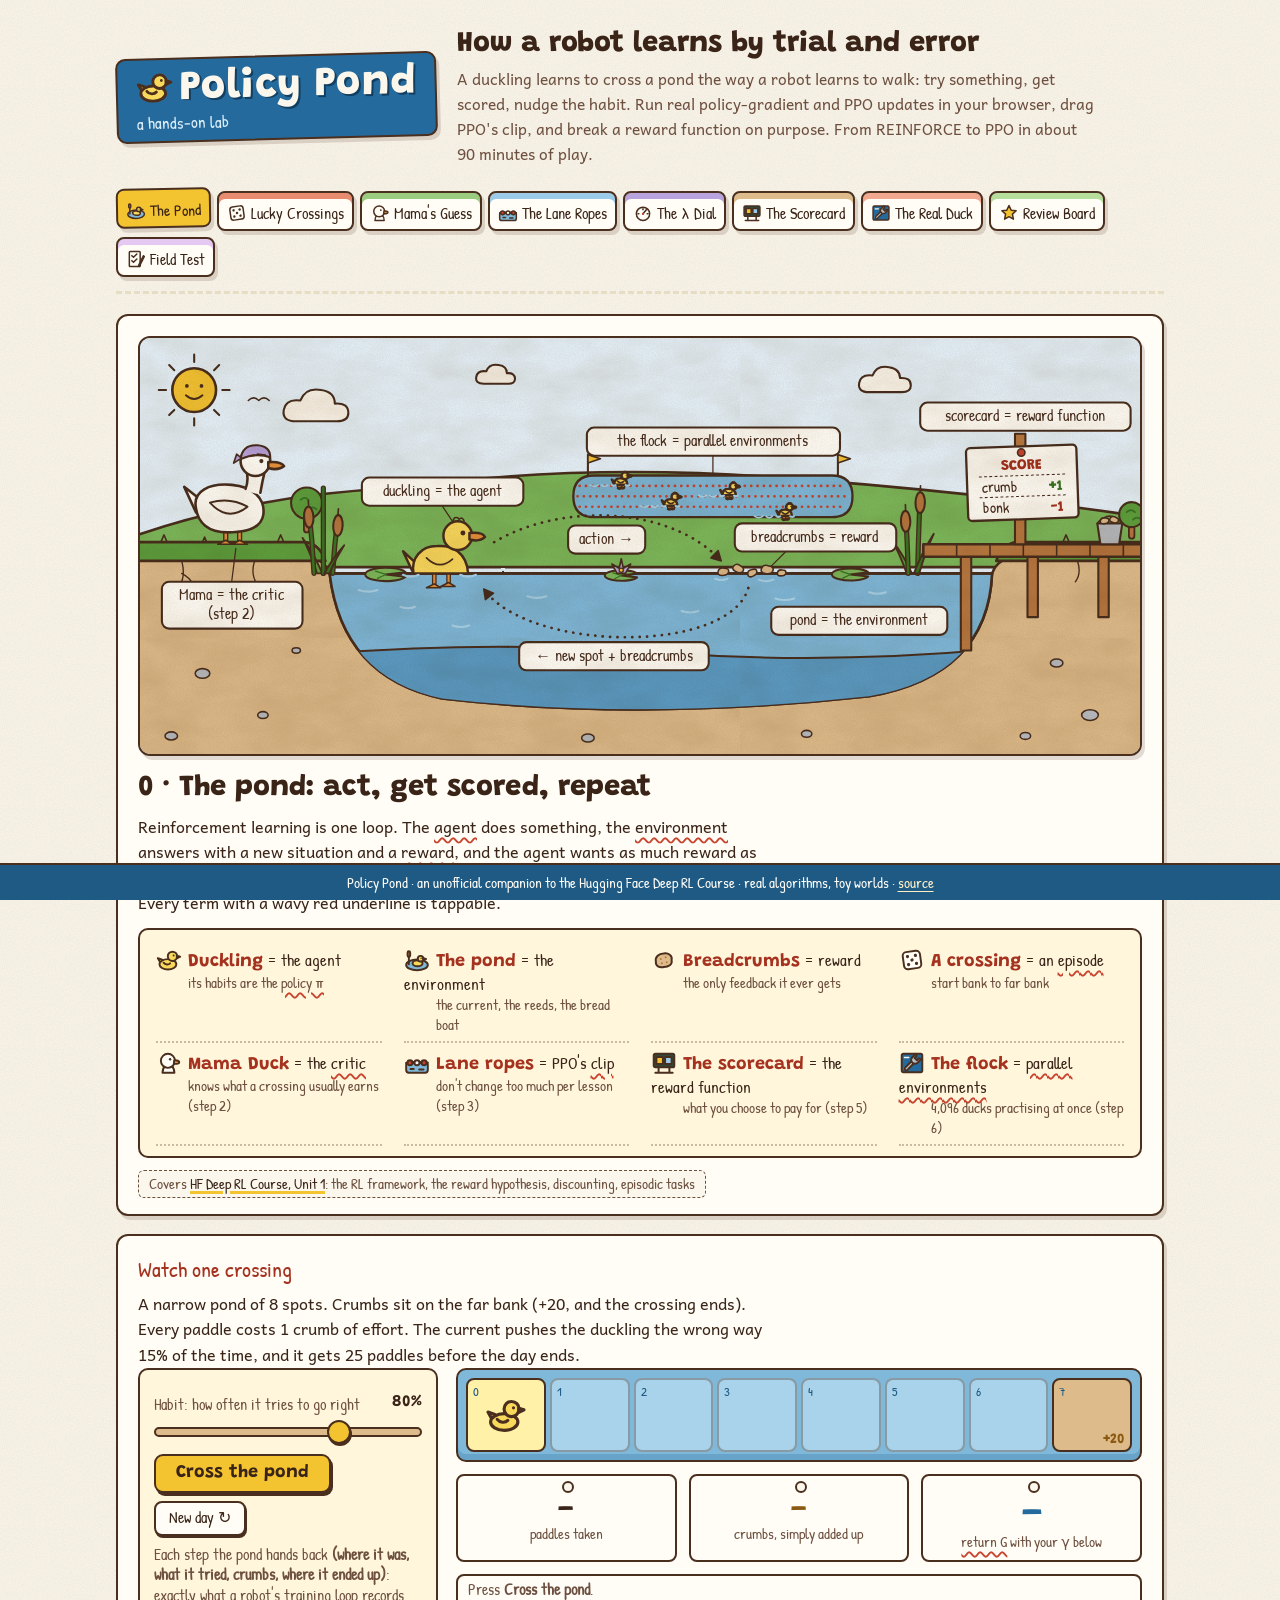
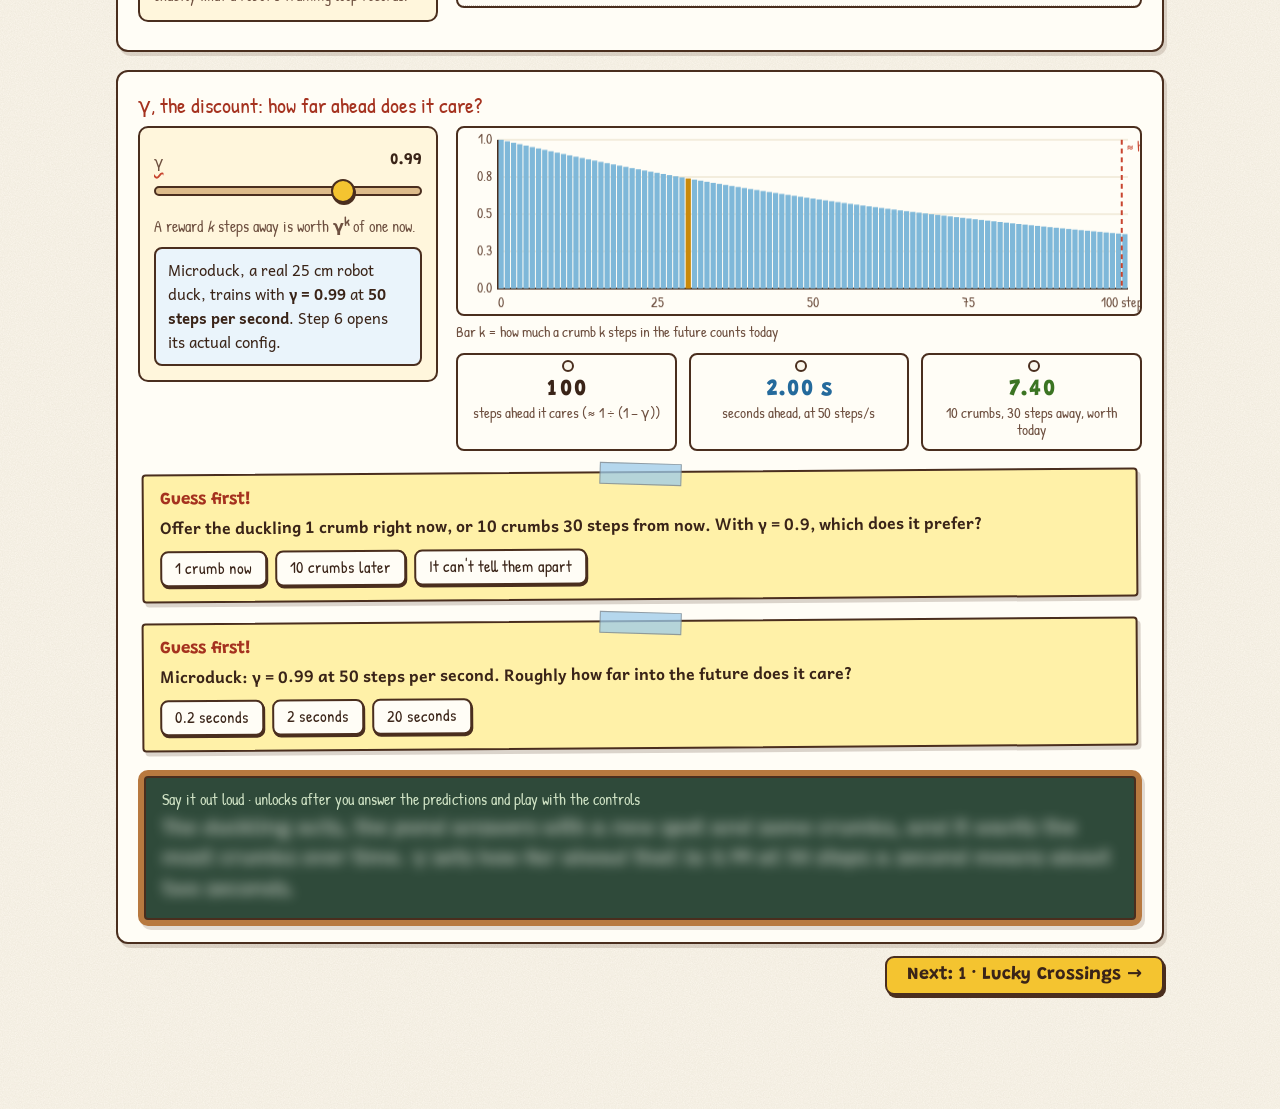
<file: index.html>
<!doctype html>
<html lang="en">
<head>
<meta charset="utf-8">
<meta name="viewport" content="width=device-width,initial-scale=1">
<title>Policy Pond</title>
<meta name="description" content="A hands-on lab for how robots learn by trial and error: policy gradients, the critic, PPO's clip, GAE and reward hacking, with real algorithms running in your browser.">
<meta property="og:title" content="Policy Pond: how robots learn by trial and error">
<meta property="og:description" content="Run real REINFORCE and PPO updates in your browser, drag PPO's clip, dial GAE's λ, and break a robot's reward function on purpose.">
<meta property="og:image" content="https://bakulbadwal.github.io/policy-pond/docs/share.png">
<meta property="og:image:width" content="1200">
<meta property="og:image:height" content="630">
<meta name="twitter:card" content="summary_large_image">
<link rel="icon" id="favicon" href="data:image/svg+xml,%3Csvg xmlns='http://www.w3.org/2000/svg' viewBox='0 0 64 64'%3E%3Ccircle cx='32' cy='36' r='26' fill='%237FB8D9' stroke='%234A2E1E' stroke-width='4'/%3E%3Ccircle cx='32' cy='30' r='14' fill='%23F9D95B' stroke='%234A2E1E' stroke-width='4'/%3E%3Cpath d='M44 30l10 3-10 3z' fill='%23E8923A' stroke='%234A2E1E' stroke-width='3' stroke-linejoin='round'/%3E%3Ccircle cx='36' cy='27' r='2.5' fill='%234A2E1E'/%3E%3C/svg%3E">
<link rel="preconnect" href="https://fonts.googleapis.com">
<link rel="preconnect" href="https://fonts.gstatic.com" crossorigin>
<link href="https://fonts.googleapis.com/css2?family=Andika:wght@400;700&family=Grandstander:wght@700;800&family=Patrick+Hand&display=swap" rel="stylesheet">
<link rel="stylesheet" href="css/styles.css">
</head>
<body>
<!--
THESIS: Robots learn to walk the way a duckling learns to cross a pond: try, get scored, nudge the habit. Drawn as a Busytown cutaway of a pond where every creature and object wears its label. Sibling of Inference Kitchen.
OWN-WORLD: flat gouache on paper; warm-brown outlines; pond blues, reed greens and duckling yellow as whole fields; Grandstander signboards, Patrick Hand labels, Andika body; painted-sign buttons, price-tag readouts, sticky-note predictions, chalkboard takeaways.
HONESTY: the learners are real (REINFORCE, a baseline, PPO's clipped update, GAE, exact policy gradient). The worlds are toys, labelled as such.
-->
<svg width="0" height="0" style="position:absolute" aria-hidden="true" focusable="false"><defs><filter id="gouache" x="-2%" y="-2%" width="104%" height="104%"><feTurbulence type="fractalNoise" baseFrequency=".045" numOctaves="2" seed="3" result="w"/><feDisplacementMap in="SourceGraphic" in2="w" scale="1.3" xChannelSelector="R" yChannelSelector="G"/></filter></defs></svg>
<div class="wrap">
<header>
  <div class="mast"><b><span class="mi" aria-hidden="true"></span>Policy Pond</b><span>a hands-on lab</span></div>
  <div><h1>How a robot learns by trial and error</h1>
  <p class="sub">A duckling learns to cross a pond the way a robot learns to walk: try something, get scored, nudge the habit. Run real policy-gradient and PPO updates in your browser, drag PPO's clip, and break a reward function on purpose. From REINFORCE to PPO in about 90 minutes of play.</p></div>
</header>

<nav id="nav" aria-label="Steps"></nav>

<!-- ============ STEP 0 ============ -->
<section id="s0" data-title="The Pond" data-n="0">
  <div class="card">
    <div class="scene" data-art="s0"></div>
    <h2>0 · The pond: act, get scored, repeat</h2>
    <p class="lede">Reinforcement learning is one loop. The <span class="g" data-g="agent">agent</span> does something, the <span class="g" data-g="env">environment</span> answers with a new situation and a <span class="g" data-g="reward">reward</span>, and the agent wants as much reward as possible over time. Here the agent is a duckling and the reward is breadcrumbs. Every term with a wavy red underline is tappable.</p>
    <div class="kmap">
      <div><span class="k" data-i="duck" aria-hidden="true"></span><b>Duckling</b> = the agent<br><span class="t">its habits are the <span class="g" data-g="policy">policy π</span></span></div>
      <div><span class="k" data-i="pond" aria-hidden="true"></span><b>The pond</b> = the environment<br><span class="t">the current, the reeds, the bread boat</span></div>
      <div><span class="k" data-i="crumb" aria-hidden="true"></span><b>Breadcrumbs</b> = reward<br><span class="t">the only feedback it ever gets</span></div>
      <div><span class="k" data-i="dice" aria-hidden="true"></span><b>A crossing</b> = an <span class="g" data-g="episode">episode</span><br><span class="t">start bank to far bank</span></div>
      <div><span class="k" data-i="mama" aria-hidden="true"></span><b>Mama Duck</b> = the <span class="g" data-g="critic">critic</span><br><span class="t">knows what a crossing usually earns (step 2)</span></div>
      <div><span class="k" data-i="rope" aria-hidden="true"></span><b>Lane ropes</b> = PPO's <span class="g" data-g="clip">clip</span><br><span class="t">don't change too much per lesson (step 3)</span></div>
      <div><span class="k" data-i="board" aria-hidden="true"></span><b>The scorecard</b> = the reward function<br><span class="t">what you choose to pay for (step 5)</span></div>
      <div><span class="k" data-i="wrench" aria-hidden="true"></span><b>The flock</b> = <span class="g" data-g="envs">parallel environments</span><br><span class="t">4,096 ducks practising at once (step 6)</span></div>
    </div>
    <p class="covers">Covers <b>HF Deep RL Course, Unit 1</b>: the RL framework, the reward hypothesis, discounting, episodic tasks</p>
  </div>

  <div class="card">
    <h3>Watch one crossing</h3>
    <p class="lede">A narrow pond of 8 spots. Crumbs sit on the far bank (+20, and the crossing ends). Every paddle costs 1 crumb of effort. The current pushes the duckling the wrong way 15% of the time, and it gets 25 paddles before the day ends.</p>
    <div class="pg">
      <div class="panel">
        <div class="sl"><div class="sl-h"><span>Habit: how often it tries to go right</span><b id="s0pv"></b></div><input type="range" id="s0p" min="0.3" max="1" step="0.05" value="0.8" aria-label="Probability of trying to go right"></div>
        <div class="btnrow"><button class="act" id="s0go">Cross the pond</button><button class="ghost" id="s0new">New day ↻</button></div>
        <div class="lbl">Each step the pond hands back <b>(where it was, what it tried, crumbs, where it ended up)</b>: exactly what a robot's training loop records.</div>
      </div>
      <div>
        <div class="strip" id="s0strip" role="img" aria-label="The pond strip"></div>
        <div class="grid g3" style="margin-top:12px">
          <div class="stat"><div class="v" id="s0steps">–</div><div class="l">paddles taken</div></div>
          <div class="stat"><div class="v gold" id="s0sum">–</div><div class="l">crumbs, simply added up</div></div>
          <div class="stat big"><div class="v acc" id="s0G">–</div><div class="l"><span class="g" data-g="ret">return G</span> with your γ below</div></div>
        </div>
        <div class="logtab" id="s0log"></div>
      </div>
    </div>
  </div>

  <div class="card">
    <h3>γ, the discount: how far ahead does it care?</h3>
    <div class="pg">
      <div class="panel">
        <div class="sl"><div class="sl-h"><span><span class="g" data-g="gamma">γ</span></span><b id="s0gv"></b></div><input type="range" id="s0g" min="0" max="11" step="1" value="8" aria-label="Discount gamma"></div>
        <div class="lbl">A reward <i>k</i> steps away is worth <b>γ<sup>k</sup></b> of one now.</div>
        <div class="callout co-i">Microduck, a real 25 cm robot duck, trains with <b>γ = 0.99</b> at <b>50 steps per second</b>. Step 6 opens its actual config.</div>
      </div>
      <div>
        <canvas id="s0chart" height="190" aria-label="Weight of future rewards"></canvas>
        <div class="chartcap">Bar k = how much a crumb k steps in the future counts today</div>
        <div class="grid g3" style="margin-top:10px">
          <div class="stat"><div class="v" id="s0hs"></div><div class="l">steps ahead it cares (≈ 1 ÷ (1 − γ))</div></div>
          <div class="stat"><div class="v acc" id="s0hsec"></div><div class="l">seconds ahead, at 50 steps/s</div></div>
          <div class="stat"><div class="v gold" id="s0pv10"></div><div class="l">10 crumbs, 30 steps away, worth today</div></div>
        </div>
      </div>
    </div>
    <div class="predict" data-p="s0a">
      <div class="tag">Guess first!</div>
      <div class="q">Offer the duckling 1 crumb right now, or 10 crumbs 30 steps from now. With γ = 0.9, which does it prefer?</div>
      <div class="opts"><button data-a="0" data-right>1 crumb now</button><button data-a="1">10 crumbs later</button><button data-a="2">It can't tell them apart</button></div>
      <div class="why">1 crumb now. 10 × 0.9³⁰ = <b>0.42</b> crumbs in today's money, less than 1. At γ = 0.99 the same offer is worth 7.4, so it would wait. Set the dial to 0.9, then 0.99, and read the gold tag.</div>
    </div>
    <div class="predict" data-p="s0b">
      <div class="tag">Guess first!</div>
      <div class="q">Microduck: γ = 0.99 at 50 steps per second. Roughly how far into the future does it care?</div>
      <div class="opts"><button data-a="0">0.2 seconds</button><button data-a="1" data-right>2 seconds</button><button data-a="2">20 seconds</button></div>
      <div class="why">About 2 seconds. 1 ÷ (1 − 0.99) = 100 steps, and 100 steps at 50 per second is 2 seconds: enough to care whether this step sets up a stumble a second from now. γ = 0.9 would be 10 steps, 0.2 seconds.</div>
    </div>
    <div class="say" data-say="s0">
      <div class="tag">Say it out loud</div>
      <div class="line">The duckling acts, the pond answers with a new spot and some crumbs, and it wants the most crumbs over time. γ sets how far ahead that is: 0.99 at 50 steps a second means about two seconds.</div>
    </div>
  </div>
</section>

<!-- ============ STEP 1 ============ -->
<section id="s1" data-title="Lucky Crossings" data-n="1">
  <div class="card">
    <div class="scene" data-art="s1"></div>
    <h2>1 · Lucky crossings: nudge the habit toward what paid</h2>
    <p class="lede">Now there are three ways across. <b>A</b> hugs the reeds: about 1 crumb, every time. <b>B</b> passes the bread boat: 2 crumbs <i>on average</i>, but wildly up and down. <b>C</b> goes through the mud: about 0.3. The duckling's habit is three numbers turned into probabilities that add up to 1 (a trick called softmax). <span class="g" data-g="reinforce">REINFORCE</span> updates it after every crossing: make the route just taken more likely, in proportion to the crumbs it brought (its haul: the return G from step 0). This is the real algorithm, running in your browser.</p>
    <p class="covers">Covers <b>HF Deep RL Course, Unit 4</b>: policy-based methods, the policy gradient, REINFORCE (Monte Carlo policy gradient)</p>
  </div>
  <div class="card">
    <h3>Train it</h3>
    <div class="pg">
      <div class="panel">
        <div class="btnrow"><button class="act" id="s1one">1 crossing</button><button class="ghost" id="s1twenty">+20</button><button class="ghost" id="s1two">+200</button><button class="ghost" id="s1reset">Reset</button></div>
        <div class="lbl">Step size (learning rate α)</div><div class="seg" id="s1lr"></div>
        <div class="mathbox" id="s1math"></div>
      </div>
      <div>
        <div class="routes" id="s1routes"></div>
        <canvas id="s1chart" height="200" style="margin-top:12px" aria-label="Route probabilities over training"></canvas>
        <div class="chartcap"><span class="sw" style="background:#246A9C"></span>A · <span class="sw" style="background:#E0A91E"></span>B · <span class="sw" style="background:#8A5A2B"></span>C: the chance of choosing each route, crossing by crossing</div>
        <div class="grid g3" style="margin-top:10px">
          <div class="stat"><div class="v" id="s1n">0</div><div class="l">crossings so far</div></div>
          <div class="stat"><div class="v gold" id="s1J"></div><div class="l">expected crumbs per crossing (best possible: 2.00)</div></div>
          <div class="stat"><div class="v acc" id="s1last">–</div><div class="l">last crossing</div></div>
        </div>
      </div>
    </div>
    <div class="predict" data-p="s1a">
      <div class="tag">Guess first!</div>
      <div class="q">The duckling takes the muddy route C and brings back 0.3 crumbs. Plain REINFORCE. Does route C get more likely or less likely?</div>
      <div class="opts"><button data-a="0" data-right>More likely</button><button data-a="1">Less likely</button><button data-a="2">No change</button></div>
      <div class="why">More likely. The update is crumbs × (push toward the route taken), and 0.3 is positive, so C gets pushed <i>up</i>, just less than a big haul would push. Plain REINFORCE only learns that C is bad by comparing across many crossings. Step 2 fixes this by asking "better or worse than usual?" instead of "positive or negative?". Click <b>1 crossing</b> until it picks C and watch its bar.</div>
    </div>
  </div>

  <div class="card">
    <h3>The catch: one crossing is a very noisy clue</h3>
    <p class="lede">Freeze the habit at "no preference" (⅓ each). Each dot below is what <b>one</b> crossing says the push toward route B should be. They're all estimates of the same true push, the dashed line.</p>
    <div class="scat" id="s1scat" role="img" aria-label="Thirty single-crossing gradient estimates"></div>
    <div class="row" style="margin-top:8px"><button class="ghost" id="s1more">Draw 30 more crossings ↻</button><span class="muted" style="font:15px var(--hand)" id="s1scatnote"></span></div>
    <div class="predict" data-p="s1b">
      <div class="tag">Guess first!</div>
      <div class="q">How do the 30 single-crossing estimates compare to the true push?</div>
      <div class="opts"><button data-a="0">Close to it, give or take</button><button data-a="1" data-right>All over the place; some even point the wrong way</button><button data-a="2">Exactly equal to it</button></div>
      <div class="why">All over the place. On average they're right (that's what the policy gradient theorem guarantees), but any single crossing can say "B is amazing" or "B is terrible". That's <span class="g" data-g="variance">variance</span>, and it's why plain REINFORCE learns slowly and jerkily. The HF course calls this the variance problem, and it's the reason Unit 6 exists.</div>
    </div>
    <div class="say" data-say="s1">
      <div class="tag">Say it out loud</div>
      <div class="line">REINFORCE makes whatever the duckling just did more likely, in proportion to the crumbs it got. It points the right way on average, but any single crossing is a very noisy clue.</div>
    </div>
  </div>
</section>

<!-- ============ STEP 2 ============ -->
<section id="s2" data-title="Mama's Guess" data-n="2">
  <div class="card">
    <div class="scene" data-art="s2"></div>
    <h2>2 · Mama's guess: score against what was expected</h2>
    <p class="lede">Mama Duck has watched a thousand crossings. She knows roughly what a crossing from here usually earns: that's the <span class="g" data-g="critic">value V(s)</span>. Score each crossing as <b>crumbs − Mama's guess</b>, the <span class="g" data-g="advantage">advantage</span>, instead of raw crumbs. Subtracting a <span class="g" data-g="baseline">baseline</span> doesn't change which way the push points on average. It removes the part of every haul that would have happened anyway, so the noise drops.</p>
    <p class="covers">Covers <b>HF Deep RL Course, Unit 6</b>: the variance problem, advantage actor-critic (A2C) · and the value functions and TD learning from <b>Unit 2</b></p>
  </div>
  <div class="card">
    <h3>Same 30 crossings, with and without Mama</h3>
    <div class="pg">
      <div class="panel">
        <div class="sl"><div class="sl-h"><span>Crumbs just for finishing</span><b id="s2bv"></b></div><input type="range" id="s2b" min="0" max="10" step="1" value="5" aria-label="Finishing bonus"></div>
        <div class="lbl">Every crossing earns this on top, whatever the route. Real tasks are full of rewards like this: "alive" bonuses, "upright" bonuses.</div>
        <div class="btnrow"><button class="ghost" id="s2more">Draw 30 more ↻</button></div>
      </div>
      <div>
        <div class="lbl">Without Mama (raw crumbs)</div>
        <div class="scat" id="s2none" role="img" aria-label="Estimates without a baseline"></div>
        <div class="lbl" style="margin-top:8px">With Mama (crumbs − her guess)</div>
        <div class="scat" id="s2mama" role="img" aria-label="Estimates with a baseline"></div>
        <div class="grid g3" style="margin-top:10px">
          <div class="stat"><div class="v bad" id="s2sdn"></div><div class="l">spread without Mama</div></div>
          <div class="stat"><div class="v good" id="s2sdm"></div><div class="l">spread with Mama</div></div>
          <div class="stat"><div class="v acc" id="s2true"></div><div class="l">the true push (same for both)</div></div>
        </div>
      </div>
    </div>
    <div class="predict" data-p="s2a">
      <div class="tag">Guess first!</div>
      <div class="q">Raise "crumbs just for finishing" from 0 to 10. What happens to the spread <i>without</i> Mama?</div>
      <div class="opts"><button data-a="0" data-right>It balloons</button><button data-a="1">It stays the same</button><button data-a="2">It shrinks</button></div>
      <div class="why">It balloons. The bonus says nothing about which route is better, but plain REINFORCE multiplies it into every update, shoving whatever route was just taken upward. With Mama subtracting her guess, the bonus cancels and the spread doesn't move. Slide it and watch.</div>
    </div>
  </div>

  <div class="card">
    <h3>Race: 40 ducklings with Mama, 40 without</h3>
    <div class="row"><button class="act" id="s2race">Run the race</button><span class="muted" style="font:15px var(--hand)">300 crossings each, with the finishing bonus you set above</span></div>
    <canvas id="s2chart" height="220" style="margin-top:12px" aria-label="Learning curves with and without a baseline"></canvas>
    <div class="chartcap"><span class="sw" style="background:#C8452F"></span>without Mama · <span class="sw" style="background:#3B7422"></span>with Mama (a running average of past hauls). Line = the average duckling's expected crumbs (bonus excluded); band = how much ducklings differ.</div>
    <div class="callout co-i">Set the bonus to 0 and the two flocks run neck and neck. That's real, not a bug: a baseline helps most when every crossing carries a large common reward, which real tasks nearly always do ("alive" bonuses, "upright" bonuses). The larger the shared part, the more the baseline removes.</div>
  </div>

  <div class="card">
    <h3>One step at a time: the TD error</h3>
    <p class="lede">Mama doesn't have to wait for the far bank. After a single paddle she can compare what happened with what she expected: the reward just earned plus her (discounted) guess from the new spot, minus her guess from the old spot. That's the <span class="g" data-g="td">TD error δ</span>, her one-step surprise. Using her own guess for the rest of the crossing is called <span class="g" data-g="bootstrap">bootstrapping</span>.</p>
    <div class="pg">
      <div class="panel">
        <div class="sl"><div class="sl-h"><span>Crumbs this step (r)</span><b id="tdrv"></b></div><input type="range" id="tdr" min="-3" max="5" step="0.5" value="0" aria-label="Reward"></div>
        <div class="sl"><div class="sl-h"><span>Mama's guess here, V(s)</span><b id="tdvv"></b></div><input type="range" id="tdv" min="0" max="10" step="0.5" value="5" aria-label="Value here"></div>
        <div class="sl"><div class="sl-h"><span>Mama's guess at the new spot, V(s′)</span><b id="tdnv"></b></div><input type="range" id="tdn" min="0" max="10" step="0.5" value="6" aria-label="Value at next spot"></div>
        <label class="tg"><input type="checkbox" id="tddone"><span class="sw"></span>The crossing ended here (no future)</label>
      </div>
      <div>
        <div class="mathbox big" id="tdmath"></div>
        <div class="callout" id="tdnote"></div>
      </div>
    </div>
    <div class="predict" data-p="s2b">
      <div class="tag">Guess first!</div>
      <div class="q">No crumbs this step (r = 0), but the duckling moved from a spot Mama rates 5 to one she rates 6 (γ = 0.99). Good step or bad step?</div>
      <div class="opts"><button data-a="0" data-right>Good step</button><button data-a="1">Neutral: no crumbs yet</button><button data-a="2">Bad step: it cost a paddle</button></div>
      <div class="why">Good. δ = 0 + 0.99 × 6 − 5 = <b>+0.94</b>. No crumbs arrived yet, but it moved somewhere better than Mama expected, and that's worth reinforcing now instead of waiting for the far bank. That's the whole trick of actor-critic.</div>
    </div>
  </div>

  <div class="card">
    <h3>Watch Mama learn her guess</h3>
    <p class="lede">Where does V(s) come from? Mama isn't given it. She watches crossings on the step 0 pond and, after every paddle, nudges her guess for the tile the duckling just left by a fraction of her surprise: <b>V(here) ← V(here) + α · δ</b>. That's the whole critic. The gold ticks are the exact answer for this habit, worked out from the pond's rules; her guesses (blue) should creep toward them.</p>
    <div class="pg">
      <div class="panel">
        <div class="sl"><div class="sl-h"><span>Habit: how often it tries to go right</span><b id="s2vpv"></b></div><input type="range" id="s2vp" min="0.3" max="1" step="0.05" value="0.8" aria-label="Habit for Mama's lessons"></div>
        <div class="lbl">How much of each surprise she takes on board (α)</div><div class="seg" id="s2valpha"></div>
        <div class="btnrow"><button class="act" id="s2vone">1 crossing</button><button class="ghost" id="s2vtwenty">+20</button><button class="ghost" id="s2vtwo">+200</button><button class="ghost" id="s2vreset">Forget it all</button></div>
        <div class="lbl">Change the habit and Mama starts over: a tile's value is only defined for a given habit.</div>
      </div>
      <div>
        <div class="vbars" id="s2v" role="img" aria-label="Mama's value estimate for each tile against the exact value"></div>
        <div class="chartcap"><span class="sw" style="background:#246A9C"></span>Mama's guess V(tile) · <span class="sw" style="background:#E0A91E"></span>exact value for this habit · the far bank is worth 0: the crossing is over</div>
        <div class="grid g4" style="margin-top:10px">
          <div class="stat"><div class="v" id="s2vn">0</div><div class="l">crossings watched</div></div>
          <div class="stat"><div class="v bad" id="s2vgap"></div><div class="l">biggest gap to the exact value</div></div>
          <div class="stat"><div class="v acc" id="s2vloss">–</div><div class="l">value loss: mean δ² on the last crossing</div></div>
          <div class="stat"><div class="v gold" id="s2vex0"></div><div class="l">exact value of tile 0 for this habit</div></div>
        </div>
      </div>
    </div>
    <div class="predict" data-p="s2c">
      <div class="tag">Guess first!</div>
      <div class="q">At habit 80%, tile 0 is worth about +4.5 crumbs. Drop the habit to 50%. What is tile 0 worth now, in the exact book?</div>
      <div class="opts"><button data-a="0">Still about +4</button><button data-a="1">About 0</button><button data-a="2" data-right>About −25</button></div>
      <div class="why">About −25. With a 50/50 habit the duckling drifts back and forth, and every paddle costs a crumb, so from tile 0 the expected bill is far bigger than the 20 crumbs at the end. Same pond, same crumbs, different habit, different value: <b>V(s) is always "for this policy"</b>. That's why the critic has to keep re-learning as the actor changes, and why Microduck's config gives the critic's loss a weight of its own (<code>value_loss_coef</code>, step 6).</div>
    </div>
    <div class="say" data-say="s2">
      <div class="tag">Say it out loud</div>
      <div class="line">Mama's guess V(s) doesn't change which way the push points on average; it subtracts what was coming anyway, so the noise collapses. The TD error, r + γ·V(next) − V(here), scores a single step against her guess, and she learns that guess from the same surprises.</div>
    </div>
  </div>
</section>

<!-- ============ STEP 3 ============ -->
<section id="s3" data-title="The Lane Ropes" data-n="3">
  <div class="card">
    <div class="scene" data-art="s3"></div>
    <h2>3 · The lane ropes: PPO</h2>
    <p class="lede">Crossings are expensive, so you'd like to learn several lessons from each batch of them. But every lesson moves the habit, and after a few the habit is no longer the one that collected the batch, so the batch starts lying. PPO measures the drift for each crossing as a <span class="g" data-g="ratio">ratio</span>, <b>r = π<sub>new</sub>(route) ÷ π<sub>old</sub>(route)</b> (a second <i>r</i>, nothing to do with step 2's reward; the course and the code both reuse the letter), and puts <span class="g" data-g="clip">lane ropes</span> at 1 − ε and 1 + ε. Inside the ropes, learn freely. Outside, credit for going further stops, <i>but undoing a mistake is always allowed</i>.</p>
    <p class="covers">Covers <b>HF Deep RL Course, Unit 8</b>: the intuition behind PPO, the clipped surrogate objective, visualizing the six cases</p>
  </div>
  <div class="card">
    <h3>Drag the ratio across the ropes</h3>
    <div class="pg">
      <div class="panel">
        <div class="sl"><div class="sl-h"><span>Ratio r = new ÷ old</span><b id="s3rv"></b></div><input type="range" id="s3r" min="0.4" max="1.6" step="0.01" value="1" aria-label="Probability ratio"></div>
        <div class="lbl">Was this crossing better or worse than Mama expected?</div><div class="seg" id="s3A"></div>
        <div class="lbl">Rope width ε</div><div class="seg" id="s3e"></div>
        <div class="mathbox" id="s3math"></div>
      </div>
      <div>
        <canvas id="s3chart" height="240" aria-label="Clipped objective"></canvas>
        <div class="chartcap">Dashed = r × A with no ropes · solid = what PPO actually climbs, min(r·A, clip(r)·A) · shaded = inside the ropes</div>
        <div class="grid g2" style="margin-top:10px">
          <div class="stat big"><div class="v" id="s3flow"></div><div class="l">does this crossing still push the habit?</div></div>
          <div class="stat"><div class="v acc" id="s3case"></div><div class="l">which of the six cases you're in</div></div>
        </div>
      </div>
    </div>
    <h3>All six cases (the course's table, live)</h3>
    <div class="six" id="s3six"></div>
    <div class="chartcap">Each tile is one case, drawn with your ε. Tiles you've visited with the slider get a check. The flat tiles are the only places the clip actually stops the push.</div>
    <div class="predict" data-p="s3a">
      <div class="tag">Guess first!</div>
      <div class="q">r = 1.3, the crossing was better than expected (A = +1), ε = 0.2. Does this crossing still push the habit?</div>
      <div class="opts"><button data-a="0">Yes, it was good, so push harder</button><button data-a="1" data-right>No, it's already been pushed enough</button></div>
      <div class="why">No. The route is already 30% more likely than when the crossing happened, past the 1.2 rope. The objective is flat there (it reads 1.2 × A no matter how far you go), so the slope is zero. Case 5.</div>
    </div>
    <div class="predict" data-p="s3b">
      <div class="tag">Guess first!</div>
      <div class="q">r = 0.7, A = +1: a good crossing whose route has become <i>less</i> likely. Push or no push?</div>
      <div class="opts"><button data-a="0" data-right>Push: move it back up</button><button data-a="1">No push: it's outside the ropes</button></div>
      <div class="why">Push. Outside the ropes, but moving back toward them fixes a mistake, and PPO always allows that: here the <i>unclipped</i> term is the smaller one, so the min picks it and the slope is A. Case 3. The ropes only cap good news; they never hide bad news.</div>
    </div>
  </div>

  <div class="card">
    <h3>Reuse one batch, with and without the ropes</h3>
    <p class="lede">64 crossings are collected with a no-preference habit. Then PPO takes full-batch gradient steps on that same batch, one per <span class="g" data-g="epoch">epoch</span>. Watch each route's ratio. With the ropes on, ratios mostly stop near the ropes; with them off, they keep going. "Mostly" matters. The clip removes the <i>incentive</i> to push further; it isn't a hard wall. So the crossings still pushing another route can drag a capped route's ratio past its rope anyway (try a few new batches). That's why real PPO also watches how far each update moved, as <span class="g" data-g="kl">KL divergence</span> (step 6).</p>
    <div class="pg">
      <div class="panel">
        <div class="sl"><div class="sl-h"><span>Epochs on this one batch (K)</span><b id="s3kv"></b></div><input type="range" id="s3k" min="1" max="20" step="1" value="10" aria-label="Epochs"></div>
        <label class="tg"><input type="checkbox" id="s3clip" checked><span class="sw"></span>Lane ropes on (ε = 0.2)</label>
        <div class="btnrow"><button class="ghost" id="s3batch">New batch ↻</button></div>
        <div class="lbl" id="s3batchinfo"></div>
      </div>
      <div>
        <div class="ratios" id="s3ratios"></div>
        <div class="grid g2" style="margin-top:10px">
          <div class="stat"><div class="v" id="s3out"></div><div class="l">furthest any route drifted (new ÷ old)</div></div>
          <div class="stat"><div class="v gold" id="s3J"></div><div class="l">expected crumbs per crossing, new habit</div></div>
        </div>
      </div>
    </div>
  </div>

  <div class="card">
    <h3>The cliff: 60 ducklings, 15 rounds of PPO</h3>
    <p class="lede">Now real PPO training: each round, collect 12 crossings with the current habit, then run K epochs on them. Sixty ducklings with ropes, sixty without, same luck. It's <span class="g" data-g="onpolicy">on-policy</span>, so a duckling that stops choosing route B stops seeing B's crumbs, and rarely learns it was the best route. Watch the rounds play out: the damage is done early.</p>
    <div class="row"><span class="lbl" style="margin:0">Epochs per batch (K)</span><div class="seg" id="s3fk" style="margin:0"></div><button class="act" id="s3fleet">Train both flocks</button></div>
    <div class="grid g2" style="margin-top:12px">
      <div class="panel"><h3>With lane ropes</h3><div class="flock" id="s3fon"></div><div class="flocknote" id="s3fonn"></div></div>
      <div class="panel"><h3>Without</h3><div class="flock" id="s3foff"></div><div class="flocknote" id="s3foffn"></div></div>
    </div>
    <div class="chartcap"><span class="sw" style="background:#F4C430"></span>ended favouring B (the best route) · <span class="sw" style="background:#9CCBEA"></span>still undecided · <span class="sw" style="background:#C8452F"></span>stuck: B below 10%, it has stopped trying the best route</div>
    <div class="predict" data-p="s3c">
      <div class="tag">Guess first!</div>
      <div class="q">Reuse each batch 40 times with no ropes. Compared with the roped flock, what happens?</div>
      <div class="opts"><button data-a="0">Everyone learns faster and better</button><button data-a="1" data-right>More ducklings get stuck on a worse route for good</button><button data-a="2">No difference</button></div>
      <div class="why">More get stuck. Twelve crossings is a small batch; sometimes B has an unlucky run in it. Squeeze that batch 40 times with no ropes and the habit swings hard away from B, and since it's on-policy, B is almost never sampled again, so the mistake is rarely corrected. That's the course's "falling off the cliff". With the ropes, one misleading batch can move the habit only so far. Pick K = 40 and run it.</div>
    </div>
    <div class="say" data-say="s3">
      <div class="tag">Say it out loud</div>
      <div class="line">PPO compares the new habit with the old one as a ratio and stops giving credit once it leaves 1 ± ε, but always lets a mistake be undone. That's what makes reusing each batch many times much safer.</div>
    </div>
  </div>
</section>

<!-- ============ STEP 4 ============ -->
<section id="s4" data-title="The λ Dial" data-n="4">
  <div class="card">
    <div class="scene" data-art="s4"></div>
    <h2>4 · The λ dial: how much to trust Mama</h2>
    <p class="lede">A real robot doesn't cross a pond in one go. Microduck collects a <span class="g" data-g="rollout">rollout</span> of 24 steps from each simulated duck, then stops for an update. To score step 5 of those 24, you can use just Mama's one-step surprise (steady, but only as good as her guesses), or every real reward to the end of the slice (honest, but noisy), or something in between. Picture those 24 steps as planks on a boardwalk toward the far bank: plank 5 is the fifth step. <span class="g" data-g="gae">GAE</span> adds up Mama's surprises along the boardwalk, fading each later one by γλ. Drag λ below and watch the advantage at your chosen plank change.</p>
    <div class="callout co-w"><b>Not explained in the course.</b> The HF course uses GAE without ever explaining it: it appears as <code>gae_lambda=0.98</code> in Unit 1's PPO settings and as an uncommented loop in Unit 8's CleanRL code. Every real PPO uses it, Microduck's included. Source: Schulman et al., <i>High-Dimensional Continuous Control Using Generalized Advantage Estimation</i> (2016).</div>
    <p class="covers">Fills the gap between <b>Unit 6</b> (the one-step TD advantage) and <b>Unit 8</b> (PPO)</p>
  </div>
  <div class="card">
    <div class="pg">
      <div class="panel">
        <div class="lbl">What happens on the boardwalk</div><div class="seg" id="s4trace" style="flex-direction:column;align-items:stretch"></div>
        <div class="sl"><div class="sl-h"><span>λ</span><b id="s4lv"></b></div><input type="range" id="s4l" min="0" max="1" step="0.01" value="0.95" aria-label="GAE lambda"></div>
        <div class="sl"><div class="sl-h"><span>γ</span><b id="s4gv"></b></div><input type="range" id="s4g" min="0" max="4" step="1" value="3" aria-label="Discount gamma"></div>
        <div class="sl"><div class="sl-h"><span>Score plank</span><b id="s4tv"></b></div><input type="range" id="s4t" min="1" max="24" step="1" value="5" aria-label="Plank to score"></div>
        <div class="mathbox" id="s4math"></div>
      </div>
      <div>
        <canvas id="s4chart" height="260" aria-label="TD errors and advantages along 24 planks"></canvas>
        <div class="chartcap"><span class="sw" style="background:#B9BDC2"></span>Mama's one-step surprise δ on each plank · <span class="sw" style="background:#246A9C"></span>the advantage GAE gives each plank at your λ · gold curve = how much each later plank's surprise counts toward the plank you're scoring</div>
        <div class="grid g3" style="margin-top:10px">
          <div class="stat big"><div class="v acc" id="s4A"></div><div class="l">advantage at your plank</div></div>
          <div class="stat"><div class="v" id="s4half"></div><div class="l">planks until a surprise counts half</div></div>
          <div class="stat"><div class="v gold" id="s4ends"></div><div class="l">λ = 0 → · λ = 1 →</div></div>
        </div>
      </div>
    </div>
    <h3>The trade: noise vs trusting Mama</h3>
    <p class="lede" style="font-size:15px">200 walks along the same boardwalk, each with noisy crumbs (±0.5 per plank), scored at plank 1. Low λ leans on Mama's guesses: little noise, but her mistakes go straight in. High λ sums real rewards: honest, but the noise piles up.</p>
    <canvas id="s4var" height="170" aria-label="Spread of the advantage estimate by lambda"></canvas>
    <div class="chartcap">Spread of the plank-1 advantage across 200 noisy walks, for each λ. The dot is your λ.</div>
    <div class="predict" data-p="s4a">
      <div class="tag">Guess first!</div>
      <div class="q">"A stumble at plank 15" (a surprise of −1.1 there), λ = 0. What does the stumble do to the advantage at plank 5?</div>
      <div class="opts"><button data-a="0" data-right>Nothing: plank 5 only sees its own step</button><button data-a="1">Drags it down a little</button><button data-a="2">Drags it down a lot</button></div>
      <div class="why">Nothing. At λ = 0 the advantage is just that plank's own one-step surprise, and plank 5 was an ordinary step, exactly as Mama expected: 0.00. At λ = 0.95 the stumble ten planks later reaches back at weight 0.9405¹⁰ ≈ 0.54 and drags plank 5 down to about −0.60. Which is right depends on whether the stumble was plank 5's fault, and that is exactly the bias-noise trade.</div>
    </div>
    <div class="predict" data-p="s4b">
      <div class="tag">Guess first!</div>
      <div class="q">Microduck uses γ = 0.99 and λ = 0.95. After how many planks does a later surprise count half as much?</div>
      <div class="opts"><button data-a="0">About 2</button><button data-a="1" data-right>About 11</button><button data-a="2">About 100</button></div>
      <div class="why">About 11. γλ = 0.9405, and 0.9405¹¹ ≈ 0.5. So each advantage mixes real surprises over an effective horizon of about 17 steps (1 ÷ (1 − γλ)), and every one of those surprises is itself measured against Mama's guess, which at γ = 0.99 stands for about 100 steps of future. Mama still supplies most of the target: why a good critic matters so much.</div>
    </div>
    <div class="say" data-say="s4">
      <div class="tag">Say it out loud</div>
      <div class="line">GAE adds up Mama's one-step surprises, fading each later one by γλ. λ = 0 trusts only the next step; λ = 1 waits for the real total. Microduck's 0.95 uses real rewards over roughly the next 17 steps, then Mama's guess for everything beyond.</div>
    </div>
  </div>
</section>

<!-- ============ STEP 5 ============ -->
<section id="s5" data-title="The Scorecard" data-n="5">
  <div class="card">
    <div class="scene" data-art="s5"></div>
    <h2>5 · The scorecard: RL does what you pay for</h2>
    <p class="lede">The algorithm is done. What decides whether a robot walks or does something silly is the <b>reward function</b>, a weighted list of terms. Here a toy robot duck can learn one of five behaviours. You write the scorecard; a policy-gradient learner then settles on whatever it pays most for. Nothing more, nothing less. That's <span class="g" data-g="hacking">reward hacking</span>, and it isn't a bug.</p>
    <div class="callout co-w"><b>Teaching model.</b> Each behaviour's score on each term is a hand-written number, not physics. The <i>learner</i> is exact policy gradient on the five choices. Term names and the sign rules come from Microduck's <code>AGENTS.md</code> playbook.</div>
    <p class="covers">Not in the course · from the reward-design rules in <b>pollen-robotics/microduck_rl</b>'s <code>AGENTS.md</code></p>
  </div>
  <div class="card">
    <div class="lbl">Task</div><div class="seg" id="s5task"></div>
    <div class="terms" id="s5terms"></div>
    <div class="callout co-i">Two kinds of penalty, from the playbook. A <b>cost</b> (the style of mjlab, the simulator library Microduck runs on) returns positive numbers, so it needs a <b>negative</b> weight. A <b>self-negating penalty</b> (<code>*_penalty</code>) already returns negative numbers, so it needs a <b>positive</b> weight. Get it backwards and the penalty becomes a payment. The check that always works: in the training logs, every penalty must read ≤ 0.</div>
    <div class="btnrow"><button class="act" id="s5train">Train 300 updates</button><button class="ghost" id="s5def">Reset weights</button></div>
    <div class="grid g2" style="margin-top:8px">
      <div><div class="lbl">What the robot learns</div><div class="behave" id="s5behave"></div></div>
      <div><div class="lbl"><code>Episode_Reward/&lt;term&gt;</code> for the behaviour it chose</div><div class="audit" id="s5audit"></div></div>
    </div>
    <div class="predict" data-p="s5a">
      <div class="tag">Guess first!</div>
      <div class="q">Walking task: set <code>track_velocity</code> (the reward for moving forward) to 0 and train. What does it learn?</div>
      <div class="opts"><button data-a="0">Still walks; walking is natural</button><button data-a="1" data-right>Stands still</button><button data-a="2">Hops on its bottom</button></div>
      <div class="why">Stands still. With nothing paying for progress, "upright and calm" is the best deal on the card: 49.5 against walking's 37.5. The robot has no idea what you <i>meant</i>.</div>
    </div>
    <div class="predict" data-p="s5b">
      <div class="tag">Guess first!</div>
      <div class="q">Put <code>action_rate_l2</code> (a cost, returns positive numbers) at +0.5 instead of −0.5. It still learns to walk. Is everything fine?</div>
      <div class="opts"><button data-a="0">Yes, it walks</button><button data-a="1" data-right>No, the log shows a penalty paying out</button></div>
      <div class="why">No. The behaviour looks fine, but <code>Episode_Reward/action_rate_l2</code> reads +5: you're paying it to be jerky, and it will get jerkier as training goes on. That's why the playbook's check is on the logs, not the video. Try it and watch the audit turn red.</div>
    </div>
    <div class="say" data-say="s5">
      <div class="tag">Say it out loud</div>
      <div class="line">RL optimizes the letter of the reward, not what I meant. Every penalty must read ≤ 0 in the logs, and I check what each lazy pose would still earn before I train.</div>
    </div>
  </div>
</section>

<!-- ============ STEP 6 ============ -->
<section id="s6" data-title="The Real Duck" data-n="6">
  <div class="card">
    <div class="scene" data-art="s6"></div>
    <h2>6 · The real duck: read an actual PPO config</h2>
    <p class="lede"><a href="https://github.com/pollen-robotics/microduck_rl" target="_blank" rel="noopener">Microduck</a> is an open-source ~800 g, 25 cm bipedal robot duck whose walking, standing-up and roller-skating policies are trained with PPO in simulation, then run on the real robot. Below is its actual training config. Every line is something from the pond. Click any setting.</p>
    <p class="covers">From <b>pollen-robotics/microduck_rl</b> @ <code>d424a0c</code> · library behaviour checked in <b>leggedrobotics/rsl_rl</b> (the training library Microduck's code runs on) @ <code>857de61</code></p>
  </div>
  <div class="card">
    <div class="grid s6grid">
      <pre class="cfg" id="s6cfg" aria-label="Microduck PPO config"></pre>
      <div class="panel" id="s6knob"></div>
    </div>
  </div>
  <div class="card">
    <h3>The real thing: the PPO update, as rsl_rl writes it</h3>
    <p class="lede">This is the loss Microduck's trainer minimises, copied from <a href="https://github.com/leggedrobotics/rsl_rl/blob/857de61/rsl_rl/algorithms/ppo.py#L268-L285" target="_blank" rel="noopener"><code>rsl_rl/algorithms/ppo.py</code></a>, lines 268–285 and 309–310 at commit <code>857de61</code> (two <code># type: ignore</code> comments trimmed). Every line is something from the pond. Two things to know first: PyTorch <i>minimises</i>, so everything the pond <i>maximised</i> appears with its sign flipped, and <code>batch.advantages</code> is the GAE advantage from step 4, already normalised over the whole batch to mean 0 and spread 1 (lines 190–191).</p>
    <div class="grid s6grid">
<pre class="cfg" aria-label="rsl_rl PPO loss">268  # Surrogate loss
269  ratio = torch.exp(actions_log_prob - torch.squeeze(batch.old_actions_log_prob))
270  surrogate = -torch.squeeze(batch.advantages) * ratio
271  surrogate_clipped = -torch.squeeze(batch.advantages) * torch.clamp(
272      ratio, 1.0 - self.clip_param, 1.0 + self.clip_param
273  )
274  surrogate_loss = torch.max(surrogate, surrogate_clipped).mean()
275
276  # Value function loss
277  if self.use_clipped_value_loss:
278      value_clipped = batch.values + (values - batch.values).clamp(-self.clip_param, self.clip_param)
279      value_losses = (values - batch.returns).pow(2)
280      value_losses_clipped = (value_clipped - batch.returns).pow(2)
281      value_loss = torch.max(value_losses, value_losses_clipped).mean()
282  else:
283      value_loss = (batch.returns - values).pow(2).mean()
284
285  loss = surrogate_loss + self.value_loss_coef * value_loss - self.entropy_coef * entropy.mean()
…
309  nn.utils.clip_grad_norm_(self.actor.parameters(), self.max_grad_norm)
310  nn.utils.clip_grad_norm_(self.critic.parameters(), self.max_grad_norm)</pre>
      <div class="panel">
        <div class="map"><b>269</b><span><code>exp(log π<sub>new</sub> − log π<sub>old</sub>)</code> is <b>r</b>, new ÷ old: a difference of logs is a ratio. Step 3.</span></div>
        <div class="map"><b>270–273</b><span>The two terms inside the pond's <code>min</code>: <b>r · A</b> and <b>clip(r) · A</b>, each with a minus sign because the optimizer minimises. <code>clip_param</code> is ε, the lane ropes. Step 3.</span></div>
        <div class="map"><b>274</b><span><code>max</code> of two negatives is the pond's <code>min</code>, flipped. Averaged over the minibatch. Step 3.</span></div>
        <div class="map"><b>277–283</b><span>Mama being trained: her guess <code>values</code> is pulled toward <code>batch.returns</code>, which is the GAE advantage plus her old guess (step 4). With <code>use_clipped_value_loss</code> her guess gets lane ropes of its own. Step 2, "Watch Mama learn".</span></div>
        <div class="map"><b>285</b><span>One loss for both networks: the actor's, plus the critic's weighted by <code>value_loss_coef</code>, minus an entropy bonus weighted by <code>entropy_coef</code> (a spread-out habit keeps exploring, step 0).</span></div>
        <div class="map"><b>309–310</b><span><code>max_grad_norm</code>: the last safety catch. If a batch produces a wild gradient, its length is capped before the optimizer uses it, separately for actor and critic.</span></div>
        <div class="map"><b>not shown</b><span>The loop around this block is step 3's reuse: <code>num_learning_epochs</code> × <code>num_mini_batches</code> passes over one rollout (line 207), then the batch is thrown away.</span></div>
      </div>
    </div>
  </div>
  <div class="card">
    <h3>What one update costs</h3>
    <div class="pg">
      <div class="panel">
        <div class="sl"><div class="sl-h"><span>Simulated ducks (<span class="g" data-g="envs">envs</span>)</span><b id="s6ev"></b></div><input type="range" id="s6e" min="0" max="7" step="1" value="6" aria-label="Number of environments"></div>
        <div class="sl"><div class="sl-h"><span>Training rounds (iterations)</span><b id="s6iv"></b></div><input type="range" id="s6i" min="0" max="6" step="1" value="6" aria-label="Iterations"></div>
        <div class="lbl">Fixed from the config: 24 steps per duck · 4 <span class="g" data-g="minibatch">minibatches</span> · 5 <span class="g" data-g="epoch">epochs</span> (4 × 5 = 20 gradient steps per update) · 50 steps per second</div>
      </div>
      <div>
        <div class="grid g3">
          <div class="stat"><div class="v" id="s6batch"></div><div class="l">steps per update</div></div>
          <div class="stat"><div class="v acc" id="s6mb"></div><div class="l">steps per <span class="g" data-g="minibatch">minibatch</span></div></div>
          <div class="stat"><div class="v" id="s6gs"></div><div class="l">gradient steps per update</div></div>
          <div class="stat"><div class="v gold" id="s6dt"></div><div class="l">duck-time per update</div></div>
          <div class="stat big"><div class="v" id="s6tot"></div><div class="l">total duck-time, whole run</div></div>
          <div class="stat"><div class="v good" id="s6smoke"></div><div class="l">vs a 64-duck, 5-round <span class="g" data-g="smoke">smoke test</span></div></div>
        </div>
      </div>
    </div>
    <div class="predict" data-p="s6a">
      <div class="tag">Guess first!</div>
      <div class="q">Microduck collects 4,096 ducks × 24 steps for every update. At 50 steps per second, how much duck experience is that?</div>
      <div class="opts"><button data-a="0">About 2 seconds</button><button data-a="1" data-right>About 33 minutes</button><button data-a="2">About 3 days</button></div>
      <div class="why">About 33 minutes. 98,304 steps ÷ 50 per second = 1,966 s. The GPU simulates it in a moment. A full 50,000-round run is about <b>3 years</b> of duck time, which is why the playbook insists on a 64-duck, 5-round smoke test first: it's 1/640,000 of the run.</div>
    </div>
  </div>
  <div class="card">
    <h3>Why randomize the physics?</h3>
    <p class="lede">The simulator's floor is never exactly the real floor. Toy version: the duck picks a balance gain and how cautious to be. Train it on one exact friction, or on a range (<span class="g" data-g="dr">domain randomization</span>), then set it down on a "real" floor.</p>
    <div class="callout co-w"><b>Teaching model.</b> A one-number balance task, not MuJoCo. The trade it shows is real: robustness costs some peak performance.</div>
    <div class="pg">
      <div class="panel">
        <div class="sl"><div class="sl-h"><span>Training floors: friction 1.0 ±</span><b id="s6wv"></b></div><input type="range" id="s6w" min="0" max="0.4" step="0.05" value="0.3" aria-label="Randomization width"></div>
        <div class="sl"><div class="sl-h"><span>The real floor's friction</span><b id="s6mv"></b></div><input type="range" id="s6m" min="0.5" max="1.5" step="0.05" value="1.15" aria-label="Real friction"></div>
      </div>
      <div>
        <canvas id="s6chart" height="200" aria-label="Score by floor friction"></canvas>
        <div class="chartcap"><span class="sw" style="background:#C8452F"></span>trained on one floor (friction 1.0) · <span class="sw" style="background:#3B7422"></span>trained on your range · below zero = it falls · dashed line = the real floor</div>
        <div class="grid g2" style="margin-top:10px">
          <div class="stat"><div class="v" id="s6s1"></div><div class="l">one-floor duck on the real floor</div></div>
          <div class="stat"><div class="v" id="s6s2"></div><div class="l">randomized duck on the real floor</div></div>
        </div>
      </div>
    </div>
    <div class="predict" data-p="s6b">
      <div class="tag">Guess first!</div>
      <div class="q">The one-floor duck scores 1.0 on its own floor. Put both ducks on a floor 15% grippier (1.15). What happens?</div>
      <div class="opts"><button data-a="0">Both fine</button><button data-a="1" data-right>The one-floor duck falls; the randomized one holds</button><button data-a="2">Both fall</button></div>
      <div class="why">The one-floor duck falls (−1); the randomized duck scores about 0.66. On the exact training floor the randomized duck is a bit worse (0.75 vs 1.0): it traded peak for robustness. Microduck randomizes mass, friction, joint offsets, sensor tilt and pushes for the same reason.</div>
    </div>
    <div class="say" data-say="s6">
      <div class="tag">Say it out loud</div>
      <div class="line">Every knob in a real PPO config is something from the pond: γ, λ, the clip, K epochs × minibatches, 24-step slices, entropy for exploring. The rest is engineering: normalize the senses, randomize the physics, smoke-test before spending a GPU-day.</div>
    </div>
  </div>
</section>

<!-- ============ CAPSTONE ============ -->
<section id="cap" data-title="Review Board" data-n="★">
  <div class="card">
    <div class="scene" data-art="cap"></div>
    <h2>★ The reward review board</h2>
    <p class="lede">Three training runs went wrong for real, and each mistake is now a rule in Microduck's <code>AGENTS.md</code> playbook, learned the hard way. Read the evidence, fix the scorecard, re-train, and say why it broke. A case passes only if the robot does the right thing <b>and</b> the fix is the right kind of fix.</p>
    <div class="row"><span class="stars" id="capstars">☆☆☆</span><span class="muted" id="capscore" style="font:16px var(--hand)"></span></div>
  </div>
  <div class="card" id="cap1"></div>
  <div class="card" id="cap2"></div>
  <div class="card" id="cap3"></div>
</section>

<!-- ============ FIELD TEST ============ -->
<section id="ft" data-title="Field Test" data-n="✓">
  <div class="card">
    <h2>✓ Field test</h2>
    <p class="lede">Eight questions. Answer each by operating the widget in the step named, not from memory. Six or more earns the check.</p>
    <div id="ftqs"></div>
    <div class="btnrow"><button class="act" id="ftgo">Grade me</button><span id="ftscore" style="font:18px var(--hand);align-self:center"></span></div>
  </div>
  <div class="card">
    <h3>What's exact here, and what's a teaching model</h3>
    <ul class="honest">
      <li><b>Exact, real algorithms:</b> discounting and returns; REINFORCE and the baseline (the scatter is the real spread of the estimator); the TD error; GAE, checked to equal the one-step TD error at λ = 0 and the full return minus V at λ = 1; the clipped objective and its slope in all six cases; PPO's clipped update, epochs and batch reuse; the batch arithmetic; Microduck's config values, pinned to a commit.</li>
      <li><b>Teaching models:</b> the three pond routes are made-up reward distributions. The robot behaviours in step 5 and the review board are hand-written score tables; the learner on top of them is exact policy gradient. The attempt-tax curriculum and the domain-randomization task are one- and two-number toys, not physics.</li>
      <li><b>The directions are real; the duck isn't Microduck.</b> Nothing here predicts how a real training run behaves.</li>
    </ul>
    <p class="muted" style="font-size:15px;margin-top:10px">Sources: the <a href="https://huggingface.co/learn/deep-rl-course" target="_blank" rel="noopener">Hugging Face Deep RL Course</a> (Units 1, 2, 4, 6, 8) · Schulman et al., GAE (2016) and PPO (2017) · <a href="https://github.com/pollen-robotics/microduck_rl" target="_blank" rel="noopener">pollen-robotics/microduck_rl</a> and its <code>AGENTS.md</code> · <a href="https://github.com/leggedrobotics/rsl_rl" target="_blank" rel="noopener">leggedrobotics/rsl_rl</a>. Further reading: Distill's <a href="https://distill.pub/2019/paths-perspective-on-value-learning/" target="_blank" rel="noopener">Paths Perspective on Value Learning</a> for TD vs Monte Carlo, and Lilian Weng's <a href="https://lilianweng.github.io/posts/2024-11-28-reward-hacking/" target="_blank" rel="noopener">Reward Hacking in RL</a>.</p>
    <div class="btnrow"><button class="ghost" id="reset">Reset all progress</button></div>
  </div>
</section>

</div>
<div id="tip" role="tooltip"></div>
<footer>Policy Pond · an unofficial companion to the Hugging Face Deep RL Course · real algorithms, toy worlds · <a href="https://github.com/bakulbadwal/policy-pond" style="color:#FFF1C6">source</a></footer>

<script src="js/core.js"></script>
<script src="js/sim.js"></script>
<script src="js/glossary.js"></script>
<script src="js/microduck.js"></script>
<script src="js/art/icons.js"></script>
<script src="js/art/s0.js"></script>
<script src="js/art/s1.js"></script>
<script src="js/art/s2.js"></script>
<script src="js/art/s3.js"></script>
<script src="js/art/s4.js"></script>
<script src="js/art/s5.js"></script>
<script src="js/art/s6.js"></script>
<script src="js/art/cap.js"></script>
<script src="js/app.js"></script>
</body>
</html>
</file>
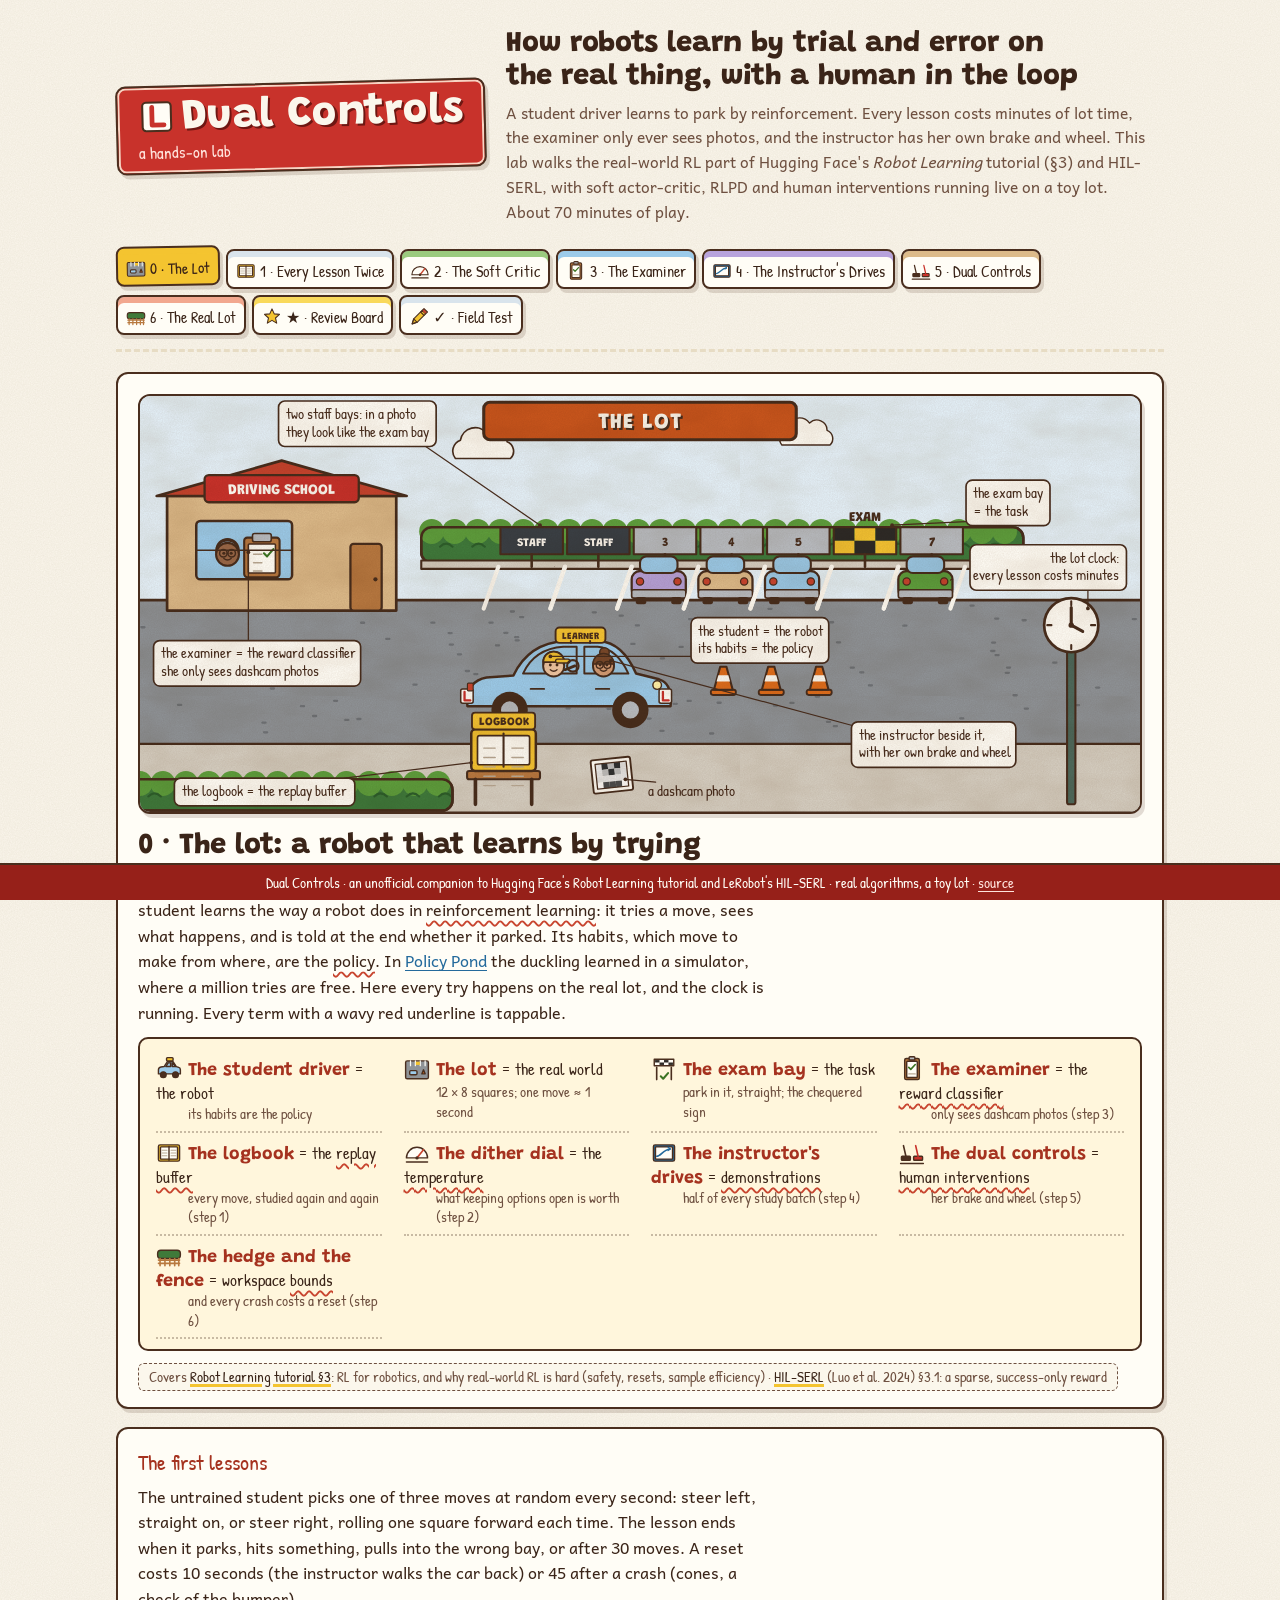
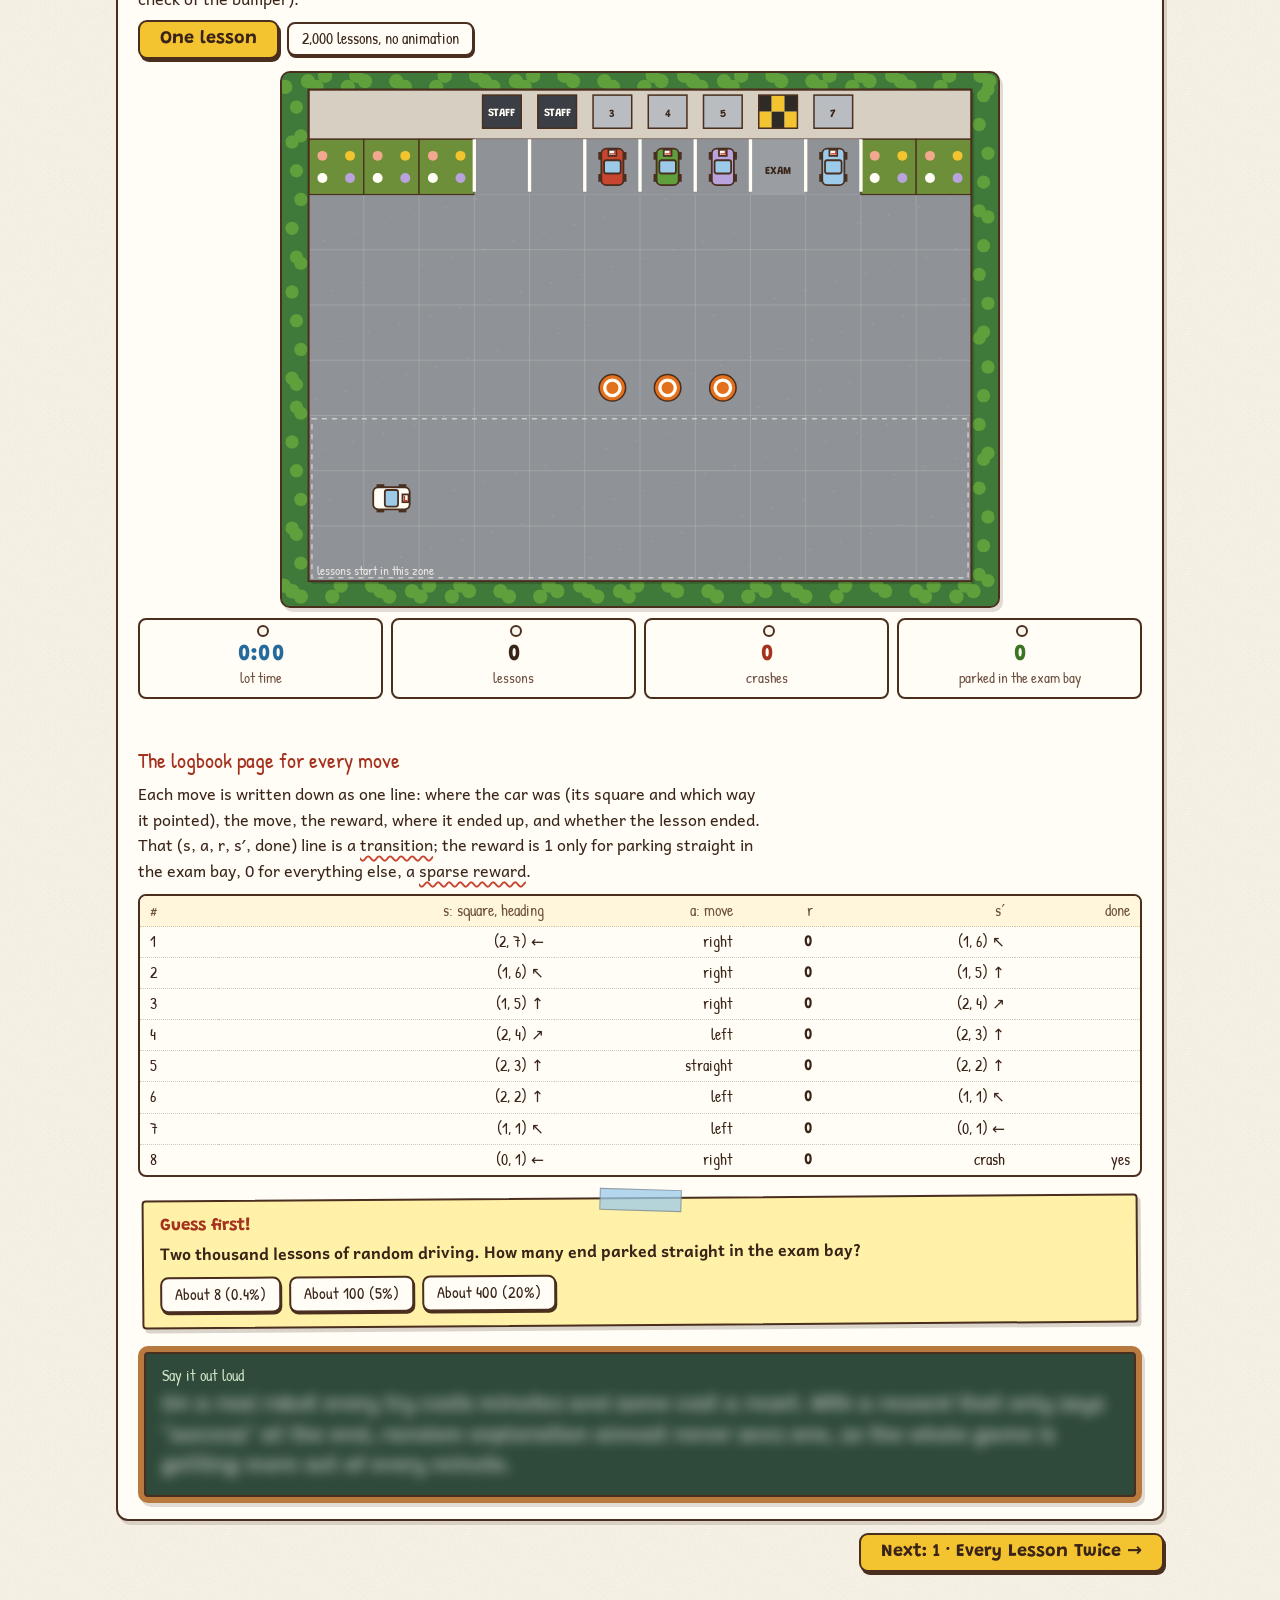
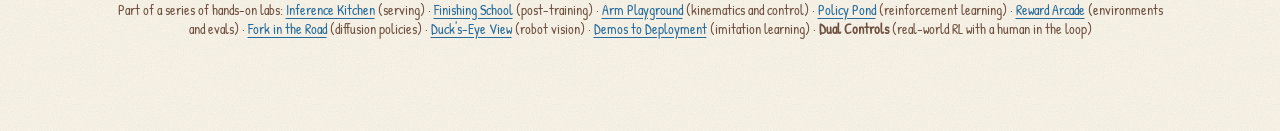
<file: dual-controls/index.html>
<!doctype html>
<html lang="en">
<head>
<meta charset="utf-8">
<meta name="viewport" content="width=device-width,initial-scale=1">
<title>Dual Controls</title>
<meta name="description" content="A hands-on lab for how robots learn by reinforcement on real hardware with a human in the loop: off-policy SAC with a replay buffer, a learned reward classifier and its false positives, demonstrations sampled half-and-half (RLPD), human interventions (HIL-SERL), and the wall clock, on a seeded toy driving-school lot.">
<meta property="og:title" content="Dual Controls: how robots learn by trial and error on the real thing, with a human in the loop">
<meta property="og:description" content="A student driver learns to park by reinforcement, with an examiner who only sees photos, a logbook of every move, the instructor's demo drives, and dual controls. HIL-SERL, SAC and RLPD, run live in the browser.">
<meta property="og:image" content="https://bakulbadwal.github.io/policy-pond/dual-controls/docs/hero.png">
<link rel="icon" href="data:image/svg+xml,%3Csvg xmlns='http://www.w3.org/2000/svg' viewBox='0 0 64 64'%3E%3Crect x='6' y='6' width='52' height='52' rx='8' fill='%23FFFDF6' stroke='%234A2E1E' stroke-width='4'/%3E%3Cpath d='M22 16 V46 H44' fill='none' stroke='%23C8322B' stroke-width='9' stroke-linecap='square'/%3E%3C/svg%3E">
<link rel="preconnect" href="https://fonts.googleapis.com">
<link rel="preconnect" href="https://fonts.gstatic.com" crossorigin>
<link href="https://fonts.googleapis.com/css2?family=Andika:wght@400;700&family=Grandstander:wght@700;800&family=Patrick+Hand&display=swap" rel="stylesheet">
<link rel="stylesheet" href="css/styles.css">
</head>
<body>
<!--
THESIS: A robot can learn by reinforcement on real hardware in an hour or two if every real minute is used well. Keep every move in a logbook and study it many times (off-policy SAC), let a learned examiner give the sparse reward and fix her false passes with extra negatives, put the instructor's demo drives in half of every batch (RLPD), and let her grab the dual controls just before a mistake, briefly (HIL-SERL). Drawn as a Busytown driving school.
OWN-WORLD: flat gouache on paper; warm-brown outlines; asphalt, hedge and kerb as whole fields; Grandstander signboards, Patrick Hand labels, Andika body; painted-sign buttons, price-tag readouts, sticky-note predictions, chalkboard takeaways.
HONESTY: SAC-Discrete's three losses, the automatic temperature, the slow target copy, replay with an update-to-data ratio, RLPD's symmetric sampling, HIL-SERL's intervention buffering, logistic regression and REINFORCE are the real algorithms. The lot, the car, the instructor's judgment, the dashcam photo and the lot-minutes are toys, labelled as such. The critic is a table, not a network.
-->
<svg width="0" height="0" style="position:absolute" aria-hidden="true" focusable="false"><defs><filter id="gouache" x="-2%" y="-2%" width="104%" height="104%"><feTurbulence type="fractalNoise" baseFrequency=".045" numOctaves="2" seed="3" result="w"/><feDisplacementMap in="SourceGraphic" in2="w" scale="1.3" xChannelSelector="R" yChannelSelector="G"/></filter></defs></svg>
<div class="wrap">
<header>
  <div class="mast"><b><span class="mi" aria-hidden="true"></span>Dual Controls</b><span>a hands-on lab</span></div>
  <div><h1>How robots learn by trial and error on the real thing, with a human in the loop</h1>
  <p class="sub">A student driver learns to park by reinforcement. Every lesson costs minutes of lot time, the examiner only ever sees photos, and the instructor has her own brake and wheel. This lab walks the real-world RL part of Hugging Face's <em>Robot Learning</em> tutorial (§3) and HIL-SERL, with soft actor-critic, RLPD and human interventions running live on a toy lot. About 70 minutes of play.</p></div>
</header>

<nav id="nav" aria-label="Steps"></nav>

<!-- ============ STEP 0 ============ -->
<section id="s0" data-title="The Lot" data-n="0">
  <div class="card">
    <div class="scene" data-art="s0"></div>
    <h2>0 · The lot: a robot that learns by trying</h2>
    <p class="lede">Busytown's driving school teaches parking on a small lot behind the office. The student learns the way a robot does in <span class="g" data-g="rl">reinforcement learning</span>: it tries a move, sees what happens, and is told at the end whether it parked. Its habits, which move to make from where, are the <span class="g" data-g="policy">policy</span>. In <a href="https://bakulbadwal.github.io/policy-pond/">Policy Pond</a> the duckling learned in a simulator, where a million tries are free. Here every try happens on the real lot, and the clock is running. Every term with a wavy red underline is tappable.</p>
    <div class="kmap">
      <div><span class="k" data-i="car" aria-hidden="true"></span><b>The student driver</b> = the robot<br><span class="t">its habits are the policy</span></div>
      <div><span class="k" data-i="lot" aria-hidden="true"></span><b>The lot</b> = the real world<br><span class="t">12 × 8 squares; one move ≈ 1 second</span></div>
      <div><span class="k" data-i="exambay" aria-hidden="true"></span><b>The exam bay</b> = the task<br><span class="t">park in it, straight; the chequered sign</span></div>
      <div><span class="k" data-i="examiner" aria-hidden="true"></span><b>The examiner</b> = the <span class="g" data-g="classifier">reward classifier</span><br><span class="t">only sees dashcam photos (step 3)</span></div>
      <div><span class="k" data-i="logbook" aria-hidden="true"></span><b>The logbook</b> = the <span class="g" data-g="replay">replay buffer</span><br><span class="t">every move, studied again and again (step 1)</span></div>
      <div><span class="k" data-i="dial" aria-hidden="true"></span><b>The dither dial</b> = the <span class="g" data-g="temperature">temperature</span><br><span class="t">what keeping options open is worth (step 2)</span></div>
      <div><span class="k" data-i="demo" aria-hidden="true"></span><b>The instructor's drives</b> = <span class="g" data-g="demo">demonstrations</span><br><span class="t">half of every study batch (step 4)</span></div>
      <div><span class="k" data-i="pedals" aria-hidden="true"></span><b>The dual controls</b> = <span class="g" data-g="intervention">human interventions</span><br><span class="t">her brake and wheel (step 5)</span></div>
      <div><span class="k" data-i="hedge" aria-hidden="true"></span><b>The hedge and the fence</b> = workspace <span class="g" data-g="bounds">bounds</span><br><span class="t">and every crash costs a reset (step 6)</span></div>
    </div>
    <p class="covers">Covers <b>Robot Learning tutorial §3</b>: RL for robotics, and why real-world RL is hard (safety, resets, sample efficiency) · <b>HIL-SERL</b> (Luo et al. 2024) §3.1: a sparse, success-only reward</p>
  </div>

  <div class="card" data-shot>
    <h3>The first lessons</h3>
    <p class="lede">The untrained student picks one of three moves at random every second: steer left, straight on, or steer right, rolling one square forward each time. The lesson ends when it parks, hits something, pulls into the wrong bay, or after 30 moves. A reset costs 10 seconds (the instructor walks the car back) or 45 after a crash (cones, a check of the bumper).</p>
    <div class="btnrow"><button class="act" id="s0one">One lesson</button><button class="ghost" id="s0many">2,000 lessons, no animation</button></div>
    <canvas id="s0c" class="lotc" aria-label="The driving-school lot from above, with the student's lesson drawn on it"></canvas>
    <div class="hud">
      <div class="stat"><div class="v acc" id="s0t">0:00</div><div class="l">lot time</div></div>
      <div class="stat"><div class="v" id="s0n">0</div><div class="l">lessons</div></div>
      <div class="stat"><div class="v bad" id="s0x">0</div><div class="l">crashes</div></div>
      <div class="stat"><div class="v good" id="s0p">0</div><div class="l">parked in the exam bay</div></div>
    </div>
    <div class="status" id="s0st"></div>
    <h3>The logbook page for every move</h3>
    <p class="lede">Each move is written down as one line: where the car was (its square and which way it pointed), the move, the reward, where it ended up, and whether the lesson ended. That (s, a, r, s′, done) line is a <span class="g" data-g="transition">transition</span>; the reward is 1 only for parking straight in the exam bay, 0 for everything else, a <span class="g" data-g="sparse">sparse reward</span>.</p>
    <div class="tablewrap"><table class="ladder" id="s0log"></table></div>
    <div class="predict" data-p="s0a">
      <div class="tag">Guess first!</div>
      <div class="q">Two thousand lessons of random driving. How many end parked straight in the exam bay?</div>
      <div class="opts"><button data-a="0" data-right>About 8 (0.4%)</button><button data-a="1">About 100 (5%)</button><button data-a="2">About 400 (20%)</button></div>
      <div class="why">8 of 2,000, and 95% end in a crash. That's 26 hours of lot time for eight rewards. A learner that only hears "1" at the very end, and almost never, has very little to go on: HIL-SERL reports that RL from scratch, with no demonstrations and no corrections, reached 0% success on every task it tried (Table 1b).</div>
    </div>
    <div class="say" data-say="s0">
      <div class="tag">Say it out loud</div>
      <div class="line">On a real robot every try costs minutes and some cost a reset. With a reward that only says "success" at the end, random exploration almost never sees one, so the whole game is getting more out of every minute.</div>
    </div>
  </div>
</section>

<!-- ============ STEP 1 ============ -->
<section id="s1" data-title="Every Lesson Twice" data-n="1">
  <div class="card">
    <div class="scene" data-art="s1"></div>
    <h2>1 · Every lesson twice: on-policy vs off-policy</h2>
    <p class="lede">Policy Pond's learner, <span class="g" data-g="reinforce">REINFORCE</span>, is <span class="g" data-g="onpolicy">on-policy</span>: it learns from a lesson driven with its current habits, makes one update, and throws the lesson away, because after the update the lesson no longer shows how the student drives. <span class="g" data-g="sac">Soft actor-critic (SAC)</span> is <span class="g" data-g="offpolicy">off-policy</span>: it writes every move into the logbook and, after every move, studies a few random <span class="g" data-g="batch">batches</span> of old pages. Pages written by an older, clumsier student are still true facts about the lot. The number of study batches per move is the <span class="g" data-g="utd">update-to-data ratio</span>.</p>
    <p class="lede">To give REINFORCE a fair chance, this step uses an easier practice task: drive into the painted practice box (any square, any heading), judged by the instructor's eye. Both learners see exactly the same lessons' starting squares, seed for seed.</p>
    <p class="covers">Covers <b>Robot Learning tutorial §3</b>: "Off-policy algorithms like Soft Actor-Critic (SAC) tend to be more sample efficient than their on-policy counterpart … due to the presence of a replay buffer" · <b>SAC</b> (Haarnoja et al. 2018): a Minitaur learned to walk in about 2 hours of real time · <b>LeRobot</b>: utd_ratio</p>
  </div>
  <div class="card" data-shot>
    <h3>Race them on the practice box</h3>
    <div class="ctl">
      <div><div class="lbl">SAC's study batches per move (UTD)</div><div class="seg" id="s1utd"></div></div>
      <div class="btnrow"><button class="act" id="s1go">Race: 8 students each</button></div>
    </div>
    <canvas id="s1chart" class="chart" aria-label="Exam score against lot minutes for REINFORCE and SAC"></canvas>
    <div class="chartcap">Each line is the average of 8 students' exam scores: after every lesson the student drives alone, its best move at every square, from 24 fixed starting poses. The x-axis is lot time, resets included.</div>
    <div class="tablewrap"><table class="ladder" id="s1tab"></table></div>
    <div class="status" id="s1st"></div>
    <div class="predict" data-p="s1a">
      <div class="tag">Guess first!</div>
      <div class="q">REINFORCE takes 557 lessons, 5½ hours of lot time, before its 8 students average 75% on the exam. SAC, studying 4 batches after every move?</div>
      <div class="opts"><button data-a="0">About the same: it's the same lessons</button><button data-a="1" data-right>About half the lessons</button><button data-a="2">About a tenth</button></div>
      <div class="why">253 lessons, 160 lot-minutes. Each move SAC logs is studied 63 times on average before training ends (4 batches of 16 pages per move, drawn at random from the whole logbook); each move REINFORCE sees is used once. After 200 lessons SAC averages 62% to REINFORCE's 33%.</div>
    </div>
    <div class="predict" data-p="s1b">
      <div class="tag">Guess first!</div>
      <div class="q">Studying 16 batches per move instead of 4: four times the study. How much sooner does it reach 75%?</div>
      <div class="opts"><button data-a="0">About four times sooner</button><button data-a="1">Twice as soon</button><button data-a="2" data-right>Barely sooner</button></div>
      <div class="why">243 lessons instead of 253 (from 1 batch per move: 300). Studying pages more often helps until the logbook is the limit: you can't study your way to a square nobody has driven to. LeRobot's default is 1 (<code>utd_ratio</code>); RLPD reports a big gain from 10 on a pixel-based task.</div>
    </div>
    <div class="say" data-say="s1">
      <div class="tag">Say it out loud</div>
      <div class="line">On-policy RL uses each lesson once and throws it away. Off-policy RL keeps every move in a replay buffer and learns from it again and again, so the same real minutes buy far more learning.</div>
    </div>
  </div>
</section>

<!-- ============ STEP 2 ============ -->
<section id="s2" data-title="The Soft Critic" data-n="2">
  <div class="card">
    <div class="scene" data-art="s2"></div>
    <h2>2 · The soft critic: what SAC studies in the logbook</h2>
    <p class="lede">SAC keeps three things. The <span class="g" data-g="critic">critic</span>, Q(s, a): how good is this move from here, counting everything that tends to follow. The <span class="g" data-g="actor">actor</span>, π(a | s): the student's habits, pulled towards the moves the critic likes. And the <span class="g" data-g="temperature">temperature</span> α: how much the student is paid for keeping its options open. The critic learns from one page at a time with a <span class="g" data-g="bellman">Bellman target</span>, read off a slow copy of itself, the <span class="g" data-g="target">target network</span>.</p>
    <p class="lede">The moves here are three choices, so this is the discrete form of SAC (Christodoulou 2019): the averages over the next move are exact sums, not samples. The critic and the actor are tables, one number per square, heading and move; real SAC uses neural networks.</p>
    <p class="covers">Covers <b>Robot Learning tutorial §3</b>, eqs. 15–17: the maximum-entropy objective and the soft TD target · <b>HIL-SERL</b> eqs. 1–2 · <b>SAC</b> (Haarnoja et al. 2018) eq. 18: automatic temperature · <b>SAC-Discrete</b> eqs. 10–12</p>
  </div>
  <div class="card" data-shot>
    <h3>Study one page</h3>
    <p class="lede">A student that has had 60 lessons on the practice box (251 moves in its logbook, 888 study steps so far). Pick a page and watch the target being built.</p>
    <div class="ctl"><div><div class="lbl">the page</div><div class="seg" id="s2page"></div></div></div>
    <div class="pg" style="margin-top:12px">
      <div><canvas id="s2lot" class="lotc sm" aria-label="The page's move drawn on the lot"></canvas></div>
      <div><div class="mathbox" id="s2m"></div><div class="tablewrap"><table class="ladder" id="s2tab"></table></div></div>
    </div>
    <div class="predict" data-p="s2a">
      <div class="tag">Guess first!</div>
      <div class="q">The page "hit something": the car drove into the hedge. What's its Bellman target?</div>
      <div class="opts"><button data-a="0" data-right>0: the lesson ended with nothing</button><button data-a="1">Negative: crashes are punished</button><button data-a="2">The value of the next square</button></div>
      <div class="why">y = r = 0. The lesson ended (done), so nothing follows to add. There's no crash penalty in HIL-SERL's reward: success pays 1 and everything else 0. A crash simply forfeits whatever the student could have earned, which the critic learns from the pages that didn't crash.</div>
    </div>
  </div>
  <div class="card" data-shot>
    <h3>The dither dial</h3>
    <p class="lede">For a fixed critic, the actor's best habits are π(a | s) ∝ exp(Q(s, a) / α): with the temperature high, all three moves look alike; with it low, the best move wins outright. The <span class="g" data-g="entropy">entropy</span> measures how spread out the habits are (ln 3 = 1.10 nats for a coin with three faces). Below, three moves whose values are 0.62, 0.70 and 0.55.</p>
    <div class="ctl"><div class="sl"><div class="sl-h"><span>temperature α</span><b id="s2av">0.10</b></div><input type="range" id="s2a" min="0" max="100" step="1" value="50" aria-label="Temperature alpha, log scale"></div></div>
    <canvas id="s2bars" class="chart bars" aria-label="The three moves' probabilities at this temperature"></canvas>
    <div class="status" id="s2bst"></div>
    <p class="lede" style="margin-top:12px">SAC doesn't fix α by hand: it tunes it so the habits keep a target entropy H̄ (here 0.15 nats, a choice made for this small lot: SAC-Discrete's paper uses 0.98·ln 3 ≈ 1.08 for three moves, 98% of the maximum: on this small lot that is nearly random driving), raising α when the student gets too sure and lowering it when it's too random (eq. 18). LeRobot's code starts α at 1.0 (<code>temperature_init</code>); its HIL-SERL guide suggests 0.01, warning that too high a temperature "can make human interventions ineffective". Run eight students on the practice box at each setting.</p>
    <div class="btnrow"><button class="act" id="s2go">Run the four temperatures</button><button class="ghost" id="s2tau">… and the slow copy at three speeds</button></div>
    <canvas id="s2chart" class="chart" aria-label="Exam score against lessons for four temperature settings"></canvas>
    <div class="tablewrap"><table class="ladder" id="s2t2"></table></div>
    <div class="status" id="s2st"></div>
    <div class="predict" data-p="s2b">
      <div class="tag">Guess first!</div>
      <div class="q">α stuck at 1.0, tuning off. After 300 lessons on the practice box the student…</div>
      <div class="opts"><button data-a="0">Drives in confidently, a little wobbly</button><button data-a="1" data-right>Dawdles round the lot and rarely goes in</button><button data-a="2">Crashes more</button></div>
      <div class="why">4% on the exam, against 82% when α is tuned from the same start. At α = 1 every move that keeps three options open earns about as much as the box pays once, and the box ends the lesson, so the soft value of driving around is higher than the value of arriving. Its lessons run 12.0 moves, against 9.4.</div>
    </div>
    <div class="callout co-i"><b>The slow copy.</b> The target y reads Q̄, a copy that follows the critic slowly, Q̄ ← τQ + (1 − τ)Q̄ after every study step (τ = 0.005 in SAC and LeRobot). With a neural critic, one update moves the values of many squares at once, and a target that moves with it is a dog chasing its tail. A table has no such spill-over, so here the copy can only slow learning: with τ = 1 (no copy) the fleet reaches 75% at lesson 202, with 0.05 at 225, with 0.005 at 253. It's in the lab so you can read the config, not because the toy needs it.</div>
    <div class="say" data-say="s2">
      <div class="tag">Say it out loud</div>
      <div class="line">SAC's critic learns from replayed transitions with a soft Bellman target, read off a slow copy of itself; the actor follows the critic; and the temperature is tuned so the policy stays just random enough, never so random that dithering beats finishing.</div>
    </div>
  </div>
</section>

<!-- ============ STEP 3 ============ -->
<section id="s3" data-title="The Examiner" data-n="3">
  <div class="card">
    <div class="scene" data-art="s3"></div>
    <h2>3 · The examiner: a reward you have to learn</h2>
    <p class="lede">In a simulator you can compute "parked" from the car's exact pose. On a real robot nothing computes it, and nobody wants to press a button every lesson for two hours. HIL-SERL trains a <span class="g" data-g="classifier">reward classifier</span>: show it camera images labelled success or not, and let it pay the reward. Our examiner sits in the office and never watches the drive. Every second she gets one 5 × 4-pixel dashcam photo and ticks <b>PASS</b> if her score is over a <span class="g" data-g="threshold">threshold</span>. A PASS ends the lesson. She is a <span class="g" data-g="logreg">logistic regression</span> on the 20 pixels, trained the way the paper describes: drive the task by hand a few times, label the frames where the car is parked as positive and every other frame as negative.</p>
    <p class="covers">Covers <b>HIL-SERL §3.5</b>: "200 positive data points and 1000 negative data points … around 5 minutes"; "we may collect extra data to address any false negative and false positive issues" · <b>LeRobot</b>: <code>success_threshold</code> 0.5, <code>terminate_on_success</code> · <a href="https://bakulbadwal.github.io/reward-arcade/">Reward Arcade</a>, step 3: an optimizer farms a careless reward</p>
  </div>
  <div class="card" data-shot>
    <h3>Train the examiner</h3>
    <p class="lede">Her 133 training photos: 40 of the car parked straight in the exam bay, and 93 frames from 10 of the instructor's drives. Photos are noisy: each pixel jitters, and the light changes from shot to shot. The exam bay has a chequered sign; the two staff bays have plain dark signs, and on the lot they're on the way.</p>
    <div class="photos" id="s3ph"></div>
    <div class="ctl">
      <div class="sl"><div class="sl-h"><span>threshold</span><b id="s3tv">0.5</b></div><input type="range" id="s3t" min="0" max="3" step="1" value="0" aria-label="Examiner threshold"></div>
      <div class="btnrow"><button class="act" id="s3train">Train her (3,000 gradient steps)</button><button class="ghost" id="s3extra">Photograph her false passes: +30 negatives, retrain</button></div>
    </div>
    <div class="grid g4" style="margin-top:10px">
      <div class="stat"><div class="v" id="s3acc">–</div><div class="l">accuracy on a fresh test set (138 photos)</div></div>
      <div class="stat"><div class="v" id="s3pr">–</div><div class="l">precision · recall</div></div>
      <div class="stat"><div class="v good" id="s3ex">–</div><div class="l">exam bay photos she passes</div></div>
      <div class="stat"><div class="v bad" id="s3sf">–</div><div class="l">staff bay photos she passes</div></div>
    </div>
    <div class="verdicts" id="s3v"></div>
    <div class="status" id="s3st"></div>
    <div class="predict" data-p="s3a">
      <div class="tag">Guess first!</div>
      <div class="q">She scores 100% on a fresh test set collected the same way. A photo of the car parked straight in a staff bay: how often does she pass it?</div>
      <div class="opts"><button data-a="0">Never: she's 100% accurate</button><button data-a="1">Now and then</button><button data-a="2" data-right>Every time</button></div>
      <div class="why">100% of them, scoring them 0.994 on average against 0.998 for the exam bay. None of her training photos showed a staff bay, so nothing taught her the sign matters: "kerb ahead, white lines either side" was enough to tell parked from not parked. Her test set came from the same drives, so it has no staff bays either. Raise the threshold to 0.99 and she still passes 88% of them; at 0.999 she misses 76% of real parks too.</div>
    </div>
  </div>
  <div class="card" data-shot>
    <h3>Let her pay the student</h3>
    <p class="lede">Eight students, 150 lessons each, with the instructor's 20 demo drives in their logbooks (step 4), and the examiner's PASS as the only reward. The exam at the end is graded twice: by her, and by the instructor's eye.</p>
    <div class="ctl"><div><div class="lbl">who pays the reward</div><div class="seg" id="s3who"></div></div><div class="btnrow"><button class="act" id="s3go">Train 8 students</button><button class="ghost" id="s3show">Watch one exam drive</button></div></div>
    <canvas id="s3lot" class="lotc" aria-label="An exam drive, with the examiner's verdict"></canvas>
    <div class="tablewrap"><table class="ladder" id="s3tab"></table></div>
    <div class="status" id="s3st2"></div>
    <div class="predict" data-p="s3b">
      <div class="tag">Guess first!</div>
      <div class="q">Trained on the examiner as she was, the students pass 85% of their exam by her clipboard. By the instructor's eye?</div>
      <div class="opts"><button data-a="0">About the same</button><button data-a="1" data-right>About half</button><button data-a="2">None</button></div>
      <div class="why">49%: 36% of exam starts end in a staff bay, which is nearer and which she passes. The student isn't cheating; it's doing exactly what it's paid for. With 30 photos of her false passes added (staff bays and crooked parks, labelled no) she scores staff bays 0.012, and the students reach 81% by either grader: the same as if the instructor had judged every lesson herself.</div>
    </div>
    <div class="say" data-say="s3">
      <div class="tag">Say it out loud</div>
      <div class="line">A learned reward is a classifier, and RL will find its false positives. Test it on the states the policy actually visits, not just on data collected like the training set, and fix it with extra negatives where it's wrong.</div>
    </div>
  </div>
</section>

<!-- ============ STEP 4 ============ -->
<section id="s4" data-title="The Instructor's Drives" data-n="4">
  <div class="card">
    <div class="scene" data-art="s4"></div>
    <h2>4 · The instructor's drives: demonstrations in the buffer</h2>
    <p class="lede">Before the first lesson, the instructor drives the course herself, 20 times from 20 random starts, and every move goes into a second logbook, the demo buffer. She's good but human: her drives average 9.4 moves where 8.2 would do. HIL-SERL builds on <span class="g" data-g="rlpd">RLPD</span>: every study batch is drawn half from the demo logbook and half from the lesson log, <span class="g" data-g="symmetric">symmetric sampling</span>. Her pages carry rewards, so from the first study step the critic learns which squares lead to the bay, and the student drives towards them.</p>
    <p class="covers">Covers <b>RLPD</b> (Ball et al. 2023) §4.1: "for each batch we sample 50% of the data from our replay buffer, and the remaining 50% from the offline data buffer" · <b>HIL-SERL §3.2</b>: a demo buffer "usually on the range of 20-30" · <b>LeRobot</b>: <code>online_ratio</code> 0.5 · Robot Learning tutorial §3</p>
  </div>
  <div class="card" data-shot>
    <h3>Load the demo logbook</h3>
    <div class="ctl">
      <div><div class="lbl">the instructor's demo drives</div><div class="seg" id="s4n"></div></div>
      <div class="btnrow"><button class="act" id="s4go">Train 8 students (250 lessons)</button><button class="ghost" id="s4all">All five, side by side</button></div>
    </div>
    <canvas id="s4lot" class="lotc" aria-label="The instructor's demo drives drawn on the lot"></canvas>
    <canvas id="s4chart" class="chart" aria-label="Exam score against lessons for each number of demo drives"></canvas>
    <div class="tablewrap"><table class="ladder" id="s4tab"></table></div>
    <div class="status" id="s4st"></div>
    <div class="predict" data-p="s4a">
      <div class="tag">Guess first!</div>
      <div class="q">With no demo drives, half the students have parked in the exam bay at least once by lesson 167. With 20 demo drives?</div>
      <div class="opts"><button data-a="0">Lesson 150 or so</button><button data-a="1">Lesson 80 or so</button><button data-a="2" data-right>Lesson 22 or so</button></div>
      <div class="why">Lesson 22 (5 drives: 30; 30 drives: 23). And with no demos not one of the 8 students reaches 80% within 250 lessons; with 20, five do, and the fleet averages 80% by lesson 150; with 30, seven do, by lesson 103. HIL-SERL found the same shape at full scale: with demos but no corrections, 49% on average against 100% (Table 1b).</div>
    </div>
    <div class="callout co-i"><b>Why half and half, not just pour them in?</b> Poured into the lesson log, her 188 moves are 43% of the log after 50 lessons and 9% after 250: they fade as the student's own moves pile up. Symmetric sampling keeps them at half of every batch however long training runs. RLPD's ablations favour it for stability and lower variance with neural critics. In this small table pouring did as well (all 8 students reach 80%; the fleet at lesson 130), so the toy doesn't show RLPD's reason; it does show the share.</div>
    <div class="say" data-say="s4">
      <div class="tag">Say it out loud</div>
      <div class="line">Demonstrations go into a replay buffer, not into an imitation loss: half of every batch comes from them, so the critic learns where success is from the very first update, and the policy is still free to beat the demonstrator.</div>
    </div>
  </div>
</section>

<!-- ============ STEP 5 ============ -->
<section id="s5" data-title="Dual Controls" data-n="5">
  <div class="card">
    <div class="scene" data-art="s5"></div>
    <h2>5 · Dual controls: the human in the loop</h2>
    <p class="lede">Driving-school cars have a second brake and wheel on the passenger side. HIL-SERL's instructor holds a SpaceMouse (in LeRobot, a gamepad or an SO-101 leader arm). When the student is about to fail, crash or pull into the wrong bay, she takes over, drives a few moves, and hands back. Her moves are <span class="g" data-g="intervention">interventions</span>: they go into <b>both</b> logbooks, so they're in half of every batch; the student's own moves only go into the lesson log. The <span class="g" data-g="itvrate">intervention rate</span> is her share of the moves, averaged over 20 lessons, and it should fall to zero as the student improves.</p>
    <p class="covers">Covers <b>HIL-SERL §3.4</b>: "We store the intervention data in both the demonstration and RL data buffers"; "the policy improves faster when the human operator issues specific corrections while letting the robot explore on its own otherwise" · §3.5: avoid "persistently providing long sparse interventions that lead to task successes" · <b>LeRobot HIL-SERL guide</b>: "Avoid intervening for long periods of time" · Robot Learning tutorial §3, Fig. 16</p>
  </div>
  <div class="card" data-shot>
    <h3>How the instructor helps</h3>
    <div class="ctl">
      <div><div class="lbl">her style</div><div class="seg" id="s5style"></div></div>
      <div class="btnrow"><button class="act" id="s5go">Train 8 students (150 lessons)</button><button class="ghost" id="s5watch">Watch a lesson</button></div>
    </div>
    <canvas id="s5lot" class="lotc" aria-label="A lesson with the instructor's takeovers drawn in red"></canvas>
    <div class="hud">
      <div class="stat"><div class="v acc" id="s5les">–</div><div class="l">lesson</div></div>
      <div class="stat"><div class="v" id="s5mv">–</div><div class="l">moves</div></div>
      <div class="stat"><div class="v bad" id="s5hers">–</div><div class="l">hers</div></div>
      <div class="stat"><div class="v good" id="s5ok">–</div><div class="l">result</div></div>
    </div>
    <canvas id="s5chart" class="chart" aria-label="Intervention rate and exam score against lessons"></canvas>
    <div class="chartcap" id="s5cap">Solid: the fleet's exam score. Dashed: the intervention rate (her moves ÷ all moves), over the last 20 lessons.</div>
    <div class="tablewrap"><table class="ladder" id="s5tab"></table></div>
    <div class="status" id="s5st"></div>
    <div class="predict" data-p="s5a">
      <div class="tag">Guess first!</div>
      <div class="q">Without her, the 8 students (with 20 demo drives) average 80% at lesson 150. With short corrections, three moves whenever it's about to fail?</div>
      <div class="opts"><button data-a="0">Lesson 120 or so</button><button data-a="1">Lesson 60 or so</button><button data-a="2" data-right>Lesson 11 or so</button></div>
      <div class="why">Lesson 11: 5 minutes of lot time instead of 92, for 3.0 minutes of her driving over all 150 lessons. Her rate starts at 31% and falls to 2%. Catching only half the mistakes: lesson 27; a fifth: lesson 69. Her corrections land exactly where this student goes wrong, which no demo drive can know in advance.</div>
    </div>
    <div class="predict" data-p="s5b">
      <div class="tag">Guess first!</div>
      <div class="q">The backseat driver grabs the wheel at every move that isn't the shortest way, and keeps it until the car is parked. Over the last 20 lessons, her share of the moves is…</div>
      <div class="opts"><button data-a="0">Near zero, like the short corrections</button><button data-a="1" data-right>Still about 40%</button><button data-a="2">Still about 90%</button></div>
      <div class="why">40%, and 11.6 minutes of her driving against 3.0, and the fleet reaches 80% at lesson 22, twice as late as short corrections. The student rarely finishes a lesson itself, so it never stops needing her. Taking over only when it's about to fail but still driving all the way in: 12% at the end, 6.6 minutes. HIL-SERL adds a reason a table can't show: long rescues that always end in success make a neural critic overestimate values.</div>
    </div>
    <div class="say" data-say="s5">
      <div class="tag">Say it out loud</div>
      <div class="line">Human interventions put the expert's corrections exactly where the policy fails, stored in both buffers. Keep them short and specific, let the robot explore otherwise, and the intervention rate falls towards zero.</div>
    </div>
  </div>
</section>

<!-- ============ STEP 6 ============ -->
<section id="s6" data-title="The Real Lot" data-n="6">
  <div class="card">
    <div class="scene" data-art="s6"></div>
    <h2>6 · The real lot: bounds, resets and the wall clock</h2>
    <p class="lede">Simulators count episodes; real labs count hours. A crash on a real robot is a reset at best and a broken part at worst, so HIL-SERL works inside a box: in LeRobot you drive the arm around the space that solves the task, record the end-effector's minimum and maximum, and every action is clipped to stay inside (<span class="g" data-g="bounds">workspace bounds</span>). Our lot gets a low fence inside the hedge: a move that would leave the lot leaves the car where it is, turned, a bump instead of a crash. Cones and parked cars are inside the box, so the fence can't help with those.</p>
    <p class="covers">Covers <b>Robot Learning tutorial §3</b>: real-world RL needs "external safeguards" and manual resets are "time-consuming and error-prone" · <b>HIL-SERL §3.3</b>: "an impedance controller with reference limiting"; §4.3: training time "includes all scripted motion, policy rollouts, intended stops" · <b>LeRobot</b>: <code>end_effector_bounds</code>, <code>EEBoundsAndSafety</code>, <code>reset_time_s</code></p>
  </div>
  <div class="card" data-shot>
    <h3>Count minutes, not lessons</h3>
    <div class="ctl">
      <div><div class="lbl">workspace bounds</div><div class="seg" id="s6fence"></div></div>
      <div class="sl"><div class="sl-h"><span>reset after a lesson</span><b id="s6rv">10 s</b></div><input type="range" id="s6r" min="0" max="3" step="1" value="1" aria-label="Reset time"></div>
      <div class="btnrow"><button class="act" id="s6go">Train 8 students (20 demo drives, 250 lessons)</button></div>
    </div>
    <canvas id="s6chart" class="chart" aria-label="Exam score against lot minutes"></canvas>
    <div class="tablewrap"><table class="ladder" id="s6tab"></table></div>
    <div class="status" id="s6st"></div>
    <div class="predict" data-p="s6a">
      <div class="tag">Guess first!</div>
      <div class="q">Over 250 lessons the students without a fence crash 107 times each. With the fence?</div>
      <div class="opts"><button data-a="0">About 100: crashes are the student's fault</button><button data-a="1">About 60</button><button data-a="2" data-right>About 20</button></div>
      <div class="why">18: most crashes were into the hedge, and the fence turns them into 1,752 harmless bumps. All 8 students reach 80% (5 without), the fleet gets there at lesson 159 instead of 150 but in 80 lot-minutes instead of 92, and the 250 lessons take 116 minutes instead of 134.</div>
    </div>
    <div class="predict" data-p="s6b">
      <div class="tag">Guess first!</div>
      <div class="q">Same students, same fence, but every reset takes 30 seconds instead of 10. The lesson at which they average 80%?</div>
      <div class="opts"><button data-a="0" data-right>The same lesson; many more minutes</button><button data-a="1">Later: they learn less per lesson</button><button data-a="2">Sooner: longer breaks</button></div>
      <div class="why">Lesson 159 either way, because nothing about learning changed, but 129 lot-minutes instead of 80 (at 60 s: 205). Resets are why HIL-SERL scripts a reset motion where it can, and why LeRobot's guide sets <code>reset_time_s</code> to 5 seconds.</div>
    </div>
    <div class="callout co-g"><b>Putting it together.</b> Twenty demo drives and short corrections from the instructor (step 5's fleet): the students average 80% on the exam at lesson 11, about 5 minutes of lot time, with 3 minutes of her driving over 150 lessons. Compare the start of step 0: 2,000 random lessons, 26 hours, eight parks. HIL-SERL's real tasks took 1 to 2.5 hours to reach near-perfect success.</div>
    <div class="say" data-say="s6">
      <div class="tag">Say it out loud</div>
      <div class="line">On a real robot the clock that matters is the wall clock. Bound the workspace so exploration can't hurt anything, make resets cheap, and judge methods in minutes, not episodes.</div>
    </div>
  </div>
</section>

<!-- ============ REVIEW BOARD ============ -->
<section id="cap" data-title="Review Board" data-n="★">
  <div class="card">
    <div class="scene" data-art="cap"></div>
    <h2>★ The instructors' review board</h2>
    <p class="lede">Three training runs went wrong. For each: run it as configured, pick a fix, re-run eight students, and name the cause. The tempting wrong fixes are on the list, and they fail for the reason the step taught. Each case is scored on the re-run <em>and</em> the cause.</p>
    <div id="capcases"></div>
    <div class="row" style="margin-top:12px"><span class="stars" id="capstars">☆☆☆</span><span class="verdict" id="capverdict"></span></div>
  </div>
</section>

<!-- ============ FIELD TEST ============ -->
<section id="ft" data-title="Field Test" data-n="✓">
  <div class="card">
    <h2>✓ Field test</h2>
    <p class="lede">Ten questions. Answer each by operating the widget in the step named, not from memory. Eight or more earns the check.</p>
    <div id="ftqs"></div>
    <div class="btnrow"><button class="act" id="ftgo">Grade me</button><span id="ftscore" style="font:18px var(--hand);align-self:center"></span></div>
  </div>
  <div class="card">
    <h3>What's exact here, and what's a teaching model</h3>
    <ul class="honest">
      <li><b>The real algorithms:</b> soft actor-critic for discrete actions, with SAC-Discrete's three losses (Christodoulou 2019, eqs. 10–12: the exact soft Bellman target, the actor loss and the temperature loss), the automatic temperature with a target entropy (Haarnoja et al. 2018, eq. 18), Adam on the actor and on log α, and a slow target copy Q̄ ← τQ + (1 − τ)Q̄ after every step; a replay buffer studied at an update-to-data ratio; RLPD's symmetric sampling, half of every batch from the demo buffer; HIL-SERL's buffering, interventions into both buffers and the student's moves into the online one only; the intervention rate as HIL-SERL defines it (intervened steps over all steps, a running average over 20 episodes); a learned binary reward classifier (logistic regression, trained by gradient descent) with a success threshold, ending the episode on success; REINFORCE with a baseline as the on-policy comparison. Gradients are checked against finite differences in <code>tests/check.js</code>.</li>
      <li><b>Teaching models, labelled on the page:</b> the lot (12 × 8 squares, 8 headings, three moves), the timings (one move = 1 second, resets of 10 or 45 seconds), the instructor's judgment (a shortest-path planner that knows when a move will fail, with human detours in her demo drives), and the dashcam (a 5 × 4 greyscale photo with pixel noise) are hand-designed. The critic and the actor are tables, so there are no neural networks, no LayerNorm or critic ensembles (RLPD), no twin critics (SAC uses two), and no overestimation of the kind HIL-SERL warns about; the actor updates instantly instead of every few seconds over the network. The exam is the student's best move at every square from 24 fixed starts. Every run is seeded, so it's the same for everyone.</li>
      <li><b>The directions are real; the lot isn't a robot.</b> Real HIL-SERL learns from 128 × 128 camera images with a pretrained ResNet-10, in end-effector space (LeRobot's default control rate is 10 Hz), on tasks like inserting RAM or whipping a Jenga block, in 1 to 2.5 hours. Nothing here predicts how long a real task takes.</li>
    </ul>
    <p class="muted" style="font-size:15px;margin-top:10px">Sources (exact quotes and sections in <a href="https://github.com/bakulbadwal/policy-pond/blob/main/dual-controls/SOURCES.md" target="_blank" rel="noopener">SOURCES.md</a>): Luo, Xu, Wu &amp; Levine, <a href="https://arxiv.org/abs/2410.21845" target="_blank" rel="noopener"><em>Precise and Dexterous Robotic Manipulation via Human-in-the-Loop Reinforcement Learning</em></a> (HIL-SERL, 2024) · Capuano et al., <a href="https://arxiv.org/abs/2510.12403" target="_blank" rel="noopener"><em>Robot Learning: A Tutorial</em></a> (2025), §3 · the <a href="https://huggingface.co/docs/lerobot/hilserl" target="_blank" rel="noopener">LeRobot HIL-SERL guide</a> and code · Haarnoja et al., <a href="https://arxiv.org/abs/1812.05905" target="_blank" rel="noopener"><em>Soft Actor-Critic Algorithms and Applications</em></a> (2018) · Christodoulou, <a href="https://arxiv.org/abs/1910.07207" target="_blank" rel="noopener"><em>Soft Actor-Critic for Discrete Action Settings</em></a> (2019) · Ball, Smith, Kostrikov &amp; Levine, <a href="https://arxiv.org/abs/2302.02948" target="_blank" rel="noopener"><em>Efficient Online Reinforcement Learning with Offline Data</em></a> (RLPD, 2023).</p>
    <div class="btnrow"><button class="ghost" id="reset">Reset all progress</button></div>
  </div>
</section>

<p class="series">Part of a series of hands-on labs: <a href="https://bakulbadwal.github.io/inference-kitchen/">Inference Kitchen</a> (serving) · <a href="https://bakulbadwal.github.io/finishing-school/">Finishing School</a> (post-training) · <a href="https://bakulbadwal.github.io/arm-playground/">Arm Playground</a> (kinematics and control) · <a href="https://bakulbadwal.github.io/policy-pond/">Policy Pond</a> (reinforcement learning) · <a href="https://bakulbadwal.github.io/reward-arcade/">Reward Arcade</a> (environments and evals) · <a href="https://bakulbadwal.github.io/fork-in-the-road/">Fork in the Road</a> (diffusion policies) · <a href="https://bakulbadwal.github.io/ducks-eye-view/">Duck's-Eye View</a> (robot vision) · <a href="https://bakulbadwal.github.io/arm-playground/demos-to-deployment/">Demos to Deployment</a> (imitation learning) · <b>Dual Controls</b> (real-world RL with a human in the loop)</p>
</div>
<div id="tip" role="tooltip"></div>
<footer>Dual Controls · an unofficial companion to Hugging Face's Robot Learning tutorial and LeRobot's HIL-SERL · real algorithms, a toy lot · <a href="https://github.com/bakulbadwal/policy-pond/tree/main/dual-controls" style="color:#FFE3DC">source</a></footer>

<script src="js/core.js"></script>
<script src="js/glossary.js"></script>
<script src="js/art.js"></script>
<script src="js/app.js"></script>
</body>
</html>
</file>
<file: css/styles.css>
/* Policy Pond — a Busytown cutaway of a pond, sibling of Inference Kitchen.
   Flat gouache on paper, warm-brown outlines, hand-lettered signs, every object labelled. */
:root{
  --paper:#FBF7EC; --sheet:#FFFDF6; --ink:#3A2418; --line:#4A2E1E; --soft:#6E5040; --rule:#E7DCC4;
  --yellow:#F4C430; --brick:#C8452F; --grass:#5FA03C; --sky:#9CCBEA; --sand:#DDBB8A; --lilac:#B8A3DC; --steel:#B9BDC2; --wood:#B8793F;
  /* darker partners for text/lines on paper (≥4.5:1) */
  --brick-d:#A5321F; --grass-d:#3B7422; --sky-d:#246A9C; --yellow-d:#8A6300; --lilac-d:#5E4A94;
  --sign:'Grandstander','Patrick Hand',system-ui,sans-serif;
  --hand:'Patrick Hand','Kalam',system-ui,sans-serif;
  --body:'Andika',system-ui,-apple-system,'Segoe UI',sans-serif;
  --stroke:2.5px solid var(--line);
  --lift:3px 4px 0 rgba(74,46,30,.16);
}
*{box-sizing:border-box;margin:0;padding:0}
html{-webkit-text-size-adjust:100%}
body{background:var(--paper);color:var(--ink);font:16px/1.6 var(--body);padding-bottom:68px;overflow-x:hidden;
  background-image:url("data:image/svg+xml,%3Csvg xmlns='http://www.w3.org/2000/svg' width='240' height='240'%3E%3Cfilter id='n'%3E%3CfeTurbulence type='fractalNoise' baseFrequency='.85' numOctaves='3' stitchTiles='stitch'/%3E%3CfeColorMatrix values='0 0 0 0 .29 0 0 0 0 .18 0 0 0 0 .12 0 0 0 .12 0'/%3E%3C/filter%3E%3Crect width='100%25' height='100%25' filter='url(%23n)'/%3E%3C/svg%3E");background-size:240px 240px}
a{color:var(--sky-d);text-underline-offset:3px}
.wrap{max-width:1080px;margin:0 auto;padding:18px 16px}

/* ---------- masthead ---------- */
header{display:grid;grid-template-columns:auto 1fr;gap:20px;align-items:center;padding:10px 0 18px}
.mast{display:inline-block;background:var(--brick);color:var(--paper);border:var(--stroke);border-radius:10px;padding:6px 18px 8px;box-shadow:var(--lift);transform:rotate(-1.5deg)}
.mast b{display:block;font:800 42px/1.05 var(--sign);letter-spacing:.01em;text-shadow:2px 2px 0 #7A2415}
.mast span{display:block;font:400 17px/1.2 var(--hand);color:#FFE9C7;margin-top:2px}
h1{font:800 29px/1.15 var(--sign);color:var(--ink);text-wrap:balance}
.sub{color:var(--soft);font-size:15.5px;margin-top:6px;max-width:640px}
@media(max-width:720px){header{grid-template-columns:1fr}.mast b{font-size:36px}h1{font-size:24px}}

/* ---------- nav: painted street signs ---------- */
nav{display:flex;gap:6px;flex-wrap:wrap;margin:6px 0 20px;padding-bottom:14px;border-bottom:3px dashed var(--rule)}
nav button{--c:var(--yellow);background:var(--sheet);border:var(--stroke);border-radius:8px;color:var(--ink);padding:10px 8px 6px;cursor:pointer;font:400 16px/1.15 var(--hand);box-shadow:inset 0 6px 0 var(--c),var(--lift);transition:transform .15s cubic-bezier(.2,.8,.2,1)}
nav button:hover{transform:translateY(-2px)}
nav button.on{background:var(--c);transform:translateY(-3px) rotate(-1deg)}
nav button .n{display:none}
nav button .ic{display:inline-block;width:20px;height:20px;vertical-align:-4px;margin-right:4px}
nav button .ic svg,.kmap .k svg{width:100%;height:100%;display:block}
nav button .chk{color:var(--grass-d);margin-left:4px;font-weight:700}
nav button:nth-child(1){--c:var(--yellow)}nav button:nth-child(2){--c:#E98B6F}nav button:nth-child(3){--c:#9BCB7E}nav button:nth-child(4){--c:var(--sky)}
nav button:nth-child(5){--c:var(--lilac)}nav button:nth-child(6){--c:var(--sand)}nav button:nth-child(7){--c:#F2A88F}nav button:nth-child(8){--c:#B7DD9C}
nav button:focus-visible{outline:3px solid var(--sky-d);outline-offset:2px}

section{display:none}
section.on{display:block;animation:rise .35s cubic-bezier(.16,1,.3,1)}
@keyframes rise{from{opacity:.001;transform:translateY(8px)}to{opacity:1;transform:none}}

/* ---------- the illustrated scene ---------- */
.scene{position:relative;background:#E5F2FA;border:var(--stroke);border-radius:12px;overflow:hidden;margin:0 0 16px;box-shadow:var(--lift);min-height:60px}
.scene svg{display:block;width:100%;height:auto;filter:url(#gouache)}
/* gouache: pigment pooling + paper tooth laid over the flat vector */
.scene::after{content:"";position:absolute;inset:0;pointer-events:none;background:url("data:image/svg+xml,%3Csvg xmlns='http://www.w3.org/2000/svg' width='600' height='300'%3E%3Cfilter id='m'%3E%3CfeTurbulence type='fractalNoise' baseFrequency='.018 .035' numOctaves='4' seed='7' stitchTiles='stitch'/%3E%3CfeColorMatrix values='0 0 0 0 .35 0 0 0 0 .22 0 0 0 0 .12 0 0 0 .9 -.28'/%3E%3C/filter%3E%3Crect width='100%25' height='100%25' filter='url(%23m)'/%3E%3C/svg%3E"),url("data:image/svg+xml,%3Csvg xmlns='http://www.w3.org/2000/svg' width='240' height='240'%3E%3Cfilter id='n'%3E%3CfeTurbulence type='fractalNoise' baseFrequency='.85' numOctaves='3' stitchTiles='stitch'/%3E%3CfeColorMatrix values='0 0 0 0 .29 0 0 0 0 .18 0 0 0 0 .12 0 0 0 .5 0'/%3E%3C/filter%3E%3Crect width='100%25' height='100%25' filter='url(%23n)'/%3E%3C/svg%3E");background-size:600px 300px,240px 240px;mix-blend-mode:multiply;opacity:.34}
.scene:empty{display:none}

/* ---------- panels ---------- */
.card{background:var(--sheet);border:var(--stroke);border-radius:12px;padding:20px 20px 16px;margin-bottom:18px;box-shadow:var(--lift)}
.card h2{font:800 29px/1.15 var(--sign);color:var(--ink);margin-bottom:8px;text-wrap:balance}
.card h3{font:400 22px/1.2 var(--hand);color:var(--brick-d);margin:18px 0 8px}
.card h3:first-child{margin-top:0}
.lede{font-size:16px;max-width:70ch}
.covers{display:inline-block;margin-top:12px;font:400 15px/1.35 var(--hand);color:var(--soft);background:var(--paper);border:1.5px dashed var(--soft);border-radius:6px;padding:3px 10px}
.covers b{color:var(--ink);font-weight:400;text-decoration:underline;text-decoration-color:var(--yellow);text-decoration-thickness:3px}
.grid{display:grid;gap:12px}
.g2{grid-template-columns:1fr 1fr}.g3{grid-template-columns:repeat(3,1fr)}.g4{grid-template-columns:repeat(4,1fr)}
@media(max-width:760px){.g2,.g3{grid-template-columns:1fr}.g4{grid-template-columns:1fr 1fr}}
.pg{display:grid;grid-template-columns:300px minmax(0,1fr);gap:18px;align-items:start}
@media(max-width:840px){.pg{grid-template-columns:minmax(0,1fr)}}
.panel{background:#FFF6DC;border:2px solid var(--line);border-radius:10px;padding:14px;margin-bottom:12px;min-width:0}
.panel h3{margin-top:0}

/* readouts: price tags hung on a nail */
.stat{position:relative;background:var(--sheet);border:2px solid var(--line);border-radius:8px;padding:22px 8px 9px;text-align:center;min-width:0}
.stat::before{content:"";position:absolute;top:5px;left:50%;width:8px;height:8px;margin-left:-4px;border-radius:50%;background:var(--paper);border:2px solid var(--line)}
.stat .v{font:800 23px/1.15 var(--sign);font-variant-numeric:tabular-nums;overflow-wrap:anywhere;color:var(--ink)}
.stat .l{font:400 14.5px/1.2 var(--hand);color:var(--soft);margin-top:2px}
.stat.big .v{font-size:30px}
.v.good{color:var(--grass-d)}.v.warn{color:var(--yellow-d)}.v.bad{color:var(--brick-d)}.v.gold{color:#8A5A12}.v.acc{color:var(--sky-d)}

/* ---------- controls ---------- */
.lbl{font:400 16px/1.3 var(--hand);color:var(--soft);margin-top:6px}
.sl{margin:10px 0}
.sl-h{display:flex;justify-content:space-between;gap:8px;font:400 16px/1.3 var(--hand);color:var(--soft);margin-bottom:4px}
.sl-h b{color:var(--ink);font:700 16px var(--sign);text-align:right}
input[type=range]{-webkit-appearance:none;appearance:none;width:100%;height:10px;background:var(--sand);border:2px solid var(--line);border-radius:6px;outline:none;cursor:pointer}
input[type=range]::-webkit-slider-thumb{-webkit-appearance:none;width:24px;height:24px;border-radius:50%;background:var(--yellow);border:2.5px solid var(--line);box-shadow:1px 2px 0 var(--line)}
input[type=range]::-moz-range-thumb{width:20px;height:20px;border-radius:50%;background:var(--yellow);border:2.5px solid var(--line)}
input[type=range]:focus-visible::-webkit-slider-thumb{box-shadow:0 0 0 4px rgba(36,106,156,.45)}
.seg{display:flex;gap:6px;flex-wrap:wrap;margin:6px 0 10px}
.seg button{background:var(--sheet);border:2px solid var(--line);color:var(--ink);padding:4px 10px 5px;border-radius:7px;cursor:pointer;font:400 16px/1.2 var(--hand);transition:transform .12s}
.seg button:hover{transform:translateY(-1px)}
.seg button.on{background:var(--sky);box-shadow:inset 0 -3px 0 rgba(74,46,30,.18)}
.seg button:disabled{opacity:.4;cursor:not-allowed;transform:none}
button:focus-visible{outline:3px solid var(--sky-d);outline-offset:2px}
.tg{display:flex;align-items:center;gap:10px;padding:5px 0;font-size:15px;cursor:pointer;user-select:none}
.tg input{position:absolute;opacity:0;width:1px;height:1px}
.tg .sw{width:40px;height:23px;border-radius:12px;background:var(--sand);border:2px solid var(--line);position:relative;flex:none;transition:background .15s}
.tg .sw::after{content:"";position:absolute;top:2px;left:2px;width:15px;height:15px;border-radius:50%;background:var(--sheet);border:2px solid var(--line);transition:transform .18s cubic-bezier(.2,.8,.2,1)}
.tg input:checked+.sw{background:var(--grass)}
.tg input:checked+.sw::after{transform:translateX(17px)}
.tg input:focus-visible+.sw{box-shadow:0 0 0 3px rgba(36,106,156,.45)}
.tg input:disabled+.sw{opacity:.5}
button.act{background:var(--yellow);color:var(--ink);border:2.5px solid var(--line);padding:8px 20px 9px;border-radius:9px;font:700 18px/1 var(--sign);cursor:pointer;box-shadow:2px 3px 0 var(--line);transition:transform .1s,box-shadow .1s}
button.act:hover{transform:translate(-1px,-1px);box-shadow:3px 4px 0 var(--line)}
button.act:active{transform:translate(2px,3px);box-shadow:0 0 0 var(--line)}
button.ghost{background:var(--sheet);color:var(--ink);border:2px solid var(--line);padding:6px 13px 7px;border-radius:8px;font:400 16px/1.1 var(--hand);cursor:pointer;box-shadow:1px 2px 0 var(--line);transition:transform .1s,box-shadow .1s}
button.ghost:hover{background:#FFF1C6}
button.ghost:active{transform:translate(1px,2px);box-shadow:0 0 0 var(--line)}
.btnrow{display:flex;gap:8px;flex-wrap:wrap;margin:8px 0}
input[type=number],input[type=text],select{background:var(--sheet);border:2px solid var(--line);color:var(--ink);padding:7px 10px;border-radius:7px;font:16px var(--body);width:160px;max-width:100%}
input[type=text].wide{width:100%}
input:focus,select:focus{outline:3px solid var(--sky-d);outline-offset:1px}

/* ---------- callouts: little signs pinned up ---------- */
.callout{border-radius:8px;padding:9px 12px 10px;margin-top:10px;font-size:15px;border:2px solid var(--line);background:var(--sheet)}
.co-i{background:#EAF4FB}.co-w{background:#FFF3CC}.co-r{background:#FBE3DC}.co-g{background:#E7F3DE}
.callout b{color:var(--ink)}

/* ---------- predict: a sticky note ---------- */
.predict{position:relative;background:#FFF1A8;border:2px solid var(--line);border-radius:4px;padding:16px 16px 14px;margin:20px 4px 14px;box-shadow:3px 4px 0 rgba(74,46,30,.2);transform:rotate(-.4deg)}
.predict::before{content:"";position:absolute;top:-10px;left:50%;width:80px;height:20px;margin-left:-40px;background:rgba(156,203,234,.75);border:1.5px solid rgba(74,46,30,.35);transform:rotate(2deg)}
.predict .tag{font:700 17px/1 var(--sign);color:var(--brick-d);margin-bottom:6px}
.predict .q{font-weight:700;font-size:16px;margin-bottom:10px}
.predict .opts{display:flex;gap:8px;flex-wrap:wrap}
.predict .opts button{background:var(--sheet);border:2px solid var(--line);color:var(--ink);padding:6px 13px 7px;border-radius:8px;cursor:pointer;font:400 16.5px/1.2 var(--hand);box-shadow:1px 2px 0 var(--line)}
.predict .opts button:hover:not(:disabled){background:#FFFBE6}
.predict .opts button.right{background:#BFE3A6}
.predict .opts button.wrong{background:#F4B7A7;text-decoration:line-through}
.predict .opts button:disabled{cursor:default}
.predict .why{display:none;margin-top:11px;font-size:15.5px;border-top:2px dashed rgba(74,46,30,.35);padding-top:10px}
.predict.done .why{display:block;animation:rise .3s cubic-bezier(.16,1,.3,1)}

/* ---------- say it out loud: a chalkboard ---------- */
.say{position:relative;border:6px solid var(--wood);border-radius:10px;padding:14px 18px;margin-top:20px;background:#2F4A3A;color:#E9F1E4;box-shadow:inset 0 0 0 2px var(--line),var(--lift)}
.say .tag{font:400 16px/1.2 var(--hand);color:#CFE2C4;margin-bottom:6px}
.say .line{font:700 21px/1.45 var(--sign);color:#FFFDF6}
.say:not(.open) .line{filter:blur(6px);user-select:none;pointer-events:none;opacity:.55}
.say.open .tag{color:var(--yellow)}

/* ---------- the cast: a menu board ---------- */
.kmap{display:grid;grid-template-columns:repeat(auto-fit,minmax(220px,1fr));gap:0 22px;margin-top:12px;background:#FFF6DC;border:2.5px solid var(--line);border-radius:10px;padding:10px 16px}
.kmap div{display:block;padding:7px 0;border-bottom:2px dotted rgba(74,46,30,.3);font:400 17px/1.3 var(--hand)}
.kmap .k{display:inline-block;width:26px;height:26px;vertical-align:-7px;margin-right:6px}
.kmap b{font:700 18px var(--sign);color:var(--brick-d)}
.kmap .t{display:block;color:var(--soft);font-size:15px;padding-left:32px}
.kmap br{display:none}

/* ---------- charts ---------- */
canvas{display:block;width:100%;background:var(--sheet);border:2px solid var(--line);border-radius:8px}
.chartcap{font:400 15px/1.35 var(--hand);color:var(--soft);margin-top:6px}

/* ---------- capstone ---------- */
.check{display:flex;gap:10px;align-items:flex-start;padding:8px 0;border-bottom:2px dotted rgba(74,46,30,.25);font-size:15.5px}
.check:last-child{border-bottom:0}
.check .ic{flex:none;width:26px;height:26px;border:2px solid var(--line);border-radius:50%;text-align:center;font:700 16px/22px var(--sign)}
.check.ok .ic{background:#BFE3A6;color:var(--grass-d)}.check.no .ic{background:#F4B7A7;color:var(--brick-d)}
.check .why{color:var(--soft);font-size:14.5px}
.brief{background:#EAF4FB;border:2px solid var(--line);border-radius:8px;padding:12px 14px;margin:10px 0;font-size:15.5px}
.brief b{color:var(--brick-d)}
.stars{font-size:26px;letter-spacing:3px;color:#E0A91E;-webkit-text-stroke:1px var(--line)}

/* ---------- field test ---------- */
.fq{padding:12px 0;border-bottom:2px dotted rgba(74,46,30,.25)}
.fq:last-child{border-bottom:0}
.fq .fqt{font-size:15.5px;margin-bottom:7px}
.fq .res{font:400 16px var(--hand);margin-left:8px}
.ok{color:var(--grass-d);font-weight:700}.bad{color:var(--brick-d);font-weight:700}

/* ---------- glossary tags ---------- */
.g{text-decoration:underline;text-decoration-style:wavy;text-decoration-color:var(--brick);text-decoration-thickness:1.5px;text-underline-offset:4px;cursor:help;color:inherit}
.g:focus{outline:2px solid var(--sky-d);outline-offset:2px}
#tip{position:fixed;z-index:50;max-width:310px;background:var(--sheet);border:2.5px solid var(--line);border-radius:8px;padding:10px 12px;font-size:14.5px;line-height:1.45;color:var(--ink);box-shadow:3px 4px 0 rgba(74,46,30,.25);display:none;pointer-events:none}
#tip b{font:700 17px var(--sign);color:var(--brick-d)}
#tip .kt{display:block;margin-top:6px;padding-top:6px;border-top:2px dotted rgba(74,46,30,.3);color:var(--soft);font:400 15px var(--hand)}

footer{position:fixed;bottom:0;left:0;right:0;background:var(--brick-d);border-top:2.5px solid var(--line);padding:8px 14px;font:400 15px/1.3 var(--hand);color:#FFFDF6;text-align:center}
footer i{font-style:normal;text-decoration:underline}
.num{font-family:var(--sign);font-weight:700;color:var(--brick-d)}
.muted{color:var(--soft)}
.row{display:flex;gap:10px;align-items:center;flex-wrap:wrap}
code{font-family:ui-monospace,Menlo,monospace;font-size:.9em;background:#FFF1C6;padding:0 4px;border-radius:4px}
@media(max-width:480px){.card{padding:14px 12px}.card h2{font-size:25px}.stat .v{font-size:20px}.stat.big .v{font-size:25px}footer{font-size:13px}}
@media (prefers-reduced-motion:reduce){*{animation:none!important;transition:none!important}}

.idle{display:flex;flex-direction:column;align-items:center;justify-content:center;gap:8px;min-height:360px;border:2.5px dashed rgba(74,46,30,.35);border-radius:12px;background:#FFF6DC;text-align:center;padding:24px;color:var(--soft);font:400 17px/1.4 var(--hand)}
.idle svg{width:120px;height:auto}
.idle b{font:800 22px/1.2 var(--sign);color:var(--ink)}
@media(max-width:600px){footer{position:static;margin-top:8px}body{padding-bottom:0}nav{flex-wrap:nowrap;overflow-x:auto;padding:4px 2px 14px;scroll-snap-type:x proximity;-webkit-overflow-scrolling:touch}nav button{flex:none;scroll-snap-align:start}}

.chartcap .sw{display:inline-block;width:12px;height:12px;border:1.5px solid var(--line);border-radius:2px;vertical-align:-1px;margin-right:4px}


/* ================= Policy Pond components ================= */
:root{--water:#7FB8D9;--ripple:#A9D3EA;--deep:#5B9BC4;--duck:#F9D95B;--bill:#E8923A;--reed:#3B7422}
.mast{background:#246A9C}
.mast b{text-shadow:2px 2px 0 #123F61}
.mast span{color:#DCEFFB}
footer{background:#1F5A85}
nav button:nth-child(9){--c:#E5C9F2}

/* step 0: the pond strip */
.strip{display:grid;grid-template-columns:repeat(8,minmax(0,1fr));gap:4px;background:var(--water);border:2.5px solid var(--line);border-radius:10px;padding:8px;box-shadow:inset 0 -6px 0 rgba(36,106,156,.25)}
.tile{position:relative;height:74px;background:var(--ripple);border:2px solid rgba(74,46,30,.35);border-radius:8px;display:flex;align-items:center;justify-content:center}
.tile .ti{position:absolute;top:2px;left:5px;font:400 13px var(--hand);color:#1F5A85}
.tile.goal{background:#DDBB8A;border-color:var(--line)}
.tile .cr{position:absolute;bottom:3px;right:5px;font:700 14px var(--sign);color:#8A5A12}
.tile.here{background:#FFF1A8;border-color:var(--line)}
.tile .duck{width:42px;height:42px;display:block;animation:bob .32s ease}
.tile .duck svg{width:100%;height:100%}
@keyframes bob{from{transform:translateY(-6px) scale(.9)}to{transform:none}}
.logtab{margin-top:12px;max-height:260px;overflow:auto;border:2px solid var(--line);border-radius:8px;background:var(--sheet)}
.lr{display:grid;grid-template-columns:.7fr .6fr .7fr 1.3fr 1fr 1fr;gap:4px;padding:4px 10px;font:400 15.5px/1.3 var(--hand);border-bottom:1.5px dotted rgba(74,46,30,.25)}
.lr.h{background:#FFF6DC;color:var(--soft);position:sticky;top:0}
.lr.note{display:block;color:var(--soft)}
.lr i{font-style:normal}

/* worked math */
.mathbox{background:#2F4A3A;color:#E9F1E4;border:5px solid var(--wood);border-radius:9px;padding:10px 12px;margin-top:10px;box-shadow:inset 0 0 0 2px var(--line)}
.mathbox .eq{font:700 17px/1.4 var(--sign);color:#FFFDF6}
.mathbox .eqn{font:400 16px/1.45 var(--hand);color:#CFE2C4;margin-top:6px}
.mathbox .eqn b{color:#FFE27A}
.mathbox.big .eqn{font-size:20px}
.mathbox .ok{color:#BFE3A6}.mathbox .bad{color:#F4B7A7}

/* step 1: routes */
.routes{display:grid;gap:8px}
.rt{background:var(--sheet);border:2px solid var(--line);border-radius:8px;padding:8px 10px}
.rn{font:400 16px/1.3 var(--hand)}
.rn b{font:800 19px var(--sign)}
.rb{position:relative;height:18px;background:#F3EAD5;border:2px solid var(--line);border-radius:9px;overflow:hidden;margin-top:5px}
.rb i{display:block;height:100%;transition:width .35s cubic-bezier(.16,1,.3,1)}
.rb span{position:absolute;right:8px;top:-1px;font:700 14px var(--sign)}
.scat{background:var(--sheet);border:2px solid var(--line);border-radius:8px;padding:4px 6px 2px}
.scax{display:flex;justify-content:space-between;font:400 14px var(--hand);color:var(--soft);padding:0 4px}

/* step 3: six cases, ratios, flock */
.six{display:grid;grid-template-columns:repeat(3,minmax(0,1fr));gap:10px;margin-top:6px}
@media(max-width:640px){.six{grid-template-columns:repeat(2,minmax(0,1fr))}}
.tile6{background:var(--sheet);border:2px solid var(--line);border-radius:8px;padding:6px;opacity:.72;transition:opacity .2s,transform .2s}
.tile6.seen{opacity:1;background:#FFFBE6;transform:translateY(-2px)}
.tile6 svg{width:100%;height:auto;display:block;border-radius:5px}
.t6{font:400 14.5px/1.25 var(--hand);color:var(--soft);margin-top:4px}
.t6 b{font:800 16px var(--sign);color:var(--ink)}
.ratios{display:grid;gap:8px}
.ratio{background:var(--sheet);border:2px solid var(--line);border-radius:8px;padding:8px 10px}
.rbar{position:relative;height:20px;background:#F3EAD5;border:2px solid var(--line);border-radius:6px;margin-top:5px;overflow:hidden}
.rbar i{position:relative;display:block;height:100%;opacity:.85;transition:width .3s}
.rbar .band{position:absolute;top:0;bottom:0;background:rgba(127,184,217,.55);border-left:2px dashed #C8452F;border-right:2px dashed #C8452F;z-index:1;pointer-events:none}
.rbar .one{position:absolute;top:0;bottom:0;width:2px;background:var(--line);z-index:2}
.flock{display:grid;grid-template-columns:repeat(10,minmax(0,1fr));gap:3px;min-height:120px;align-content:start}
.flock span svg{width:100%;height:auto;display:block}
.flocknote{font:400 16px var(--hand);margin-top:8px}

/* step 5: the scorecard */
.terms{overflow-x:auto;margin:10px 0}
.tt{display:grid;gap:0;min-width:640px;border:2px solid var(--line);border-radius:8px;overflow:hidden;background:var(--sheet)}
.tr{display:grid;grid-template-columns:2.2fr 1.1fr repeat(5,minmax(0,.8fr)) 1fr;gap:6px;align-items:center;padding:6px 10px;border-bottom:1.5px dotted rgba(74,46,30,.25);font-size:14.5px}
.tr:last-child{border-bottom:0}
.tr.h{background:#FFF6DC;font:400 14.5px/1.2 var(--hand);color:var(--soft)}
.tr small{display:block;color:var(--soft);font:400 13.5px/1.25 var(--hand)}
.tr code{font-size:13.5px}
.tr input{width:84px}
.kd{display:inline-block;font:400 14px var(--hand);font-style:normal;border:1.5px solid var(--line);border-radius:5px;padding:0 6px}
.k-reward{background:#E7F3DE}.k-cost{background:#FBE3DC}.k-selfneg{background:#EDE4F8}
.nv{font:700 15px var(--sign);text-align:center}
.nv.neg{color:var(--brick-d)}
.behave,.audit{background:var(--sheet);border:2px solid var(--line);border-radius:8px;padding:8px 10px}
.bh{display:grid;grid-template-columns:1.5fr 2fr .6fr .7fr;gap:8px;align-items:center;padding:4px 0;font:400 16px var(--hand)}
.bh small{color:var(--soft)}
.bh.win{background:#FFF1C6;border-radius:6px;margin:0 -6px;padding:4px 6px}
.bb{height:14px;background:#F3EAD5;border:2px solid var(--line);border-radius:7px;overflow:hidden}
.bb i{display:block;height:100%;background:var(--yellow);transition:width .4s cubic-bezier(.16,1,.3,1)}
.bp,.bt{font:700 15px var(--sign);text-align:right}
.au{display:grid;grid-template-columns:minmax(0,1fr) auto auto;gap:10px;align-items:center;padding:5px 0;border-bottom:1.5px dotted rgba(74,46,30,.25);font:400 15px var(--hand)}
.au:last-child{border-bottom:0}
.au code{font-size:13px;overflow-wrap:anywhere}
.au b{font:700 16px var(--sign)}
.au.red{background:#FBE3DC;border-radius:6px;margin:0 -6px;padding:5px 6px}

/* step 6: the config */
.cfg{background:#1E2F26;color:#CFE2C4;border:5px solid var(--wood);border-radius:10px;padding:12px 14px;font:13.5px/1.75 ui-monospace,Menlo,monospace;overflow-x:auto;white-space:pre;margin:0;box-shadow:inset 0 0 0 2px var(--line)}
.cfg .kn{font:inherit;color:#FFE27A;background:transparent;border:0;border-bottom:1.5px dashed rgba(255,226,122,.55);padding:0 2px;cursor:pointer;border-radius:3px}
.cfg .kn:hover,.cfg .kn.on{background:#FFE27A;color:#1E2F26}
a.ghost.lnk{display:inline-block;text-decoration:none;color:var(--ink)}

/* capstone + honesty */
.reason{display:grid;gap:6px;margin:6px 0 10px}
.reason label{display:flex;gap:8px;align-items:flex-start;background:var(--sheet);border:2px solid var(--line);border-radius:8px;padding:7px 10px;font-size:15px;cursor:pointer}
.reason input{margin-top:5px}
.checks{margin-top:8px}
.honest{padding-left:20px;display:grid;gap:8px;font-size:15.5px}
.muted b{color:var(--ink)}
@media(max-width:600px){.lr{grid-template-columns:.6fr .5fr .6fr 1.3fr .9fr .9fr;font-size:14px;padding:4px 6px}.tile{height:56px}.tile .duck{width:30px;height:30px}.bh{grid-template-columns:1.3fr 1.4fr .7fr .8fr;font-size:14.5px}.flock{grid-template-columns:repeat(6,minmax(0,1fr))}}
a.ghost{background:var(--sheet);color:var(--ink);border:2px solid var(--line);padding:6px 13px 7px;border-radius:8px;font:400 16px/1.1 var(--hand);box-shadow:1px 2px 0 var(--line)}
a.ghost:hover{background:#FFF1C6}
#s6knob{position:sticky;top:12px;align-self:start}
#s6knob h3{margin-bottom:6px}
#s6knob p{font-size:15.5px;margin-top:6px}
.s6grid{grid-template-columns:minmax(0,1.25fr) minmax(0,1fr)}
@media(max-width:760px){.s6grid{grid-template-columns:1fr}#s6knob{position:static}}
.nextrow{display:flex;justify-content:flex-end;margin:-6px 0 28px}
.mast .mi{display:inline-block;width:38px;height:38px;vertical-align:-7px;margin-right:6px}
.mast .mi svg{width:100%;height:100%;display:block}
.rt.hit{animation:hit .6s ease-out}
@keyframes hit{from{background:#FFF1A8;transform:translateX(4px)}to{background:var(--sheet);transform:none}}
.tile.won{animation:won .6s cubic-bezier(.16,1,.3,1);background:#FFF1A8}
.tile.won .cr{font-size:20px;color:var(--grass-d)}
@keyframes won{0%{transform:scale(1)}40%{transform:scale(1.14)}100%{transform:scale(1)}}
.strip.over .tile:not(.here){opacity:.55}
.tile6.now{outline:3px solid var(--yellow);outline-offset:2px;opacity:1}
/* Mama learns: value bars per tile */
.vbars{display:grid;grid-template-columns:repeat(8,minmax(0,1fr));gap:6px;background:var(--water);border:2.5px solid var(--line);border-radius:10px;padding:10px 8px 6px;box-shadow:inset 0 -6px 0 rgba(36,106,156,.25)}
.vt{text-align:center;min-width:0}
.vb{position:relative;height:170px;background:var(--ripple);border:2px solid rgba(74,46,30,.35);border-radius:6px;overflow:hidden}
.vt.goal .vb{background:#DDBB8A}
.vb .est{position:absolute;left:20%;width:60%;background:#246A9C;border:1.5px solid var(--line);border-radius:3px;transition:bottom .25s,height .25s}
.vb .ex{position:absolute;left:6%;width:88%;height:0;border-top:3px solid #E0A91E;box-shadow:0 0 0 1px var(--line);z-index:2}
.vb .zero{position:absolute;left:0;right:0;height:0;border-top:1.5px dashed rgba(74,46,30,.45)}
.vl{font:400 14px var(--hand);color:#1F5A85;margin-top:3px}
.vv{font:700 13px var(--sign);color:var(--ink);overflow-wrap:anywhere}
@media(max-width:600px){.vb{height:120px}.vv{font-size:11px}}
.map{display:grid;grid-template-columns:auto minmax(0,1fr);gap:10px;padding:7px 0;border-bottom:1.5px dotted rgba(74,46,30,.3);font-size:14.5px}
.map:last-child{border-bottom:0}
.map b{font:700 15px var(--sign);color:var(--brick-d);white-space:nowrap;min-width:62px}
.cfg{font-size:12.5px}
</file>
<file: dual-controls/css/styles.css>
/* Dual Controls — a Busytown driving school, sibling of Inference Kitchen, Policy Pond, Wet Paint and the rest.
   Flat gouache on paper, warm-brown outlines, hand-lettered signs, every object labelled. */
:root{
  --paper:#FBF7EC; --sheet:#FFFDF6; --ink:#3A2418; --line:#4A2E1E; --soft:#6E5040; --rule:#E7DCC4;
  --yellow:#F4C430; --brick:#C8452F; --grass:#5FA03C; --sky:#9CCBEA; --sand:#DDBB8A; --lilac:#B8A3DC; --steel:#B9BDC2; --wood:#B8793F;
  /* darker partners for text/lines on paper (≥4.5:1) */
  --brick-d:#A5321F; --grass-d:#3B7422; --sky-d:#246A9C; --yellow-d:#8A6300; --lilac-d:#5E4A94;
  /* the driving school */
  --asphalt:#8F9397; --asphalt-d:#6F7377; --kerb:#D6CFC2; --hedge:#3F7A3A; --cone:#E2701C;
  --student:#F4C430; --instructor:#C8322B; --demo:#246A9C; --examiner:#5E4A94;
  --plate:#C8322B; --plate-d:#962019;
  --sign:'Grandstander','Patrick Hand',system-ui,sans-serif;
  --hand:'Patrick Hand','Kalam',system-ui,sans-serif;
  --body:'Andika',system-ui,-apple-system,'Segoe UI',sans-serif;
  --stroke:2.5px solid var(--line);
  --lift:3px 4px 0 rgba(74,46,30,.16);
}
*{box-sizing:border-box;margin:0;padding:0}
html{-webkit-text-size-adjust:100%}
body{background:var(--paper);color:var(--ink);font:16px/1.6 var(--body);padding-bottom:68px;overflow-x:hidden;
  background-image:url("data:image/svg+xml,%3Csvg xmlns='http://www.w3.org/2000/svg' width='240' height='240'%3E%3Cfilter id='n'%3E%3CfeTurbulence type='fractalNoise' baseFrequency='.85' numOctaves='3' stitchTiles='stitch'/%3E%3CfeColorMatrix values='0 0 0 0 .29 0 0 0 0 .18 0 0 0 0 .12 0 0 0 .12 0'/%3E%3C/filter%3E%3Crect width='100%25' height='100%25' filter='url(%23n)'/%3E%3C/svg%3E");background-size:240px 240px}
a{color:var(--sky-d);text-underline-offset:3px}
.wrap{max-width:1080px;margin:0 auto;padding:18px 16px}

/* ---------- masthead: a learner plate ---------- */
header{display:grid;grid-template-columns:auto 1fr;gap:20px;align-items:center;padding:10px 0 18px}
.mast{display:inline-block;background:var(--plate);color:var(--paper);border:var(--stroke);border-radius:10px;padding:8px 20px 10px;box-shadow:inset 0 0 0 2px rgba(255,241,222,.85),var(--lift);transform:rotate(-1.5deg)}
.mast b{display:block;font:800 42px/1.05 var(--sign);letter-spacing:.01em;text-shadow:2px 2px 0 #6E1712}
.mast span{display:block;font:400 17px/1.2 var(--hand);color:#FFE3DC;margin-top:2px}
.mast .mi{display:inline-block;width:38px;height:38px;vertical-align:-7px;margin-right:6px}
.mast .mi svg{width:100%;height:100%;display:block}
h1{font:800 29px/1.15 var(--sign);color:var(--ink);text-wrap:balance}
.sub{color:var(--soft);font-size:15.5px;margin-top:6px;max-width:640px}
@media(max-width:720px){header{grid-template-columns:1fr}.mast b{font-size:36px}h1{font-size:24px}}

/* ---------- nav: painted street signs ---------- */
nav{display:flex;gap:6px;flex-wrap:wrap;margin:6px 0 20px;padding-bottom:14px;border-bottom:3px dashed var(--rule)}
nav button{--c:var(--yellow);background:var(--sheet);border:var(--stroke);border-radius:8px;color:var(--ink);padding:10px 8px 6px;cursor:pointer;font:400 16px/1.15 var(--hand);box-shadow:inset 0 6px 0 var(--c),var(--lift);transition:transform .15s cubic-bezier(.2,.8,.2,1)}
nav button:hover{transform:translateY(-2px)}
nav button.on{background:var(--c);transform:translateY(-3px) rotate(-1deg)}
nav button .ic{display:inline-block;width:20px;height:20px;vertical-align:-4px;margin-right:4px}
nav button .ic svg,.kmap .k svg{width:100%;height:100%;display:block}
nav button .chk{color:var(--grass-d);margin-left:4px;font-weight:700}
nav button:nth-child(1){--c:var(--yellow)}nav button:nth-child(2){--c:#D9E4EC}nav button:nth-child(3){--c:#9BCB7E}nav button:nth-child(4){--c:var(--sky)}
nav button:nth-child(5){--c:var(--lilac)}nav button:nth-child(6){--c:var(--sand)}nav button:nth-child(7){--c:#F2A88F}nav button:nth-child(8){--c:#F9D95B}nav button:nth-child(9){--c:#D9E4EC}nav button:nth-child(10){--c:#B7DD9C}nav button:nth-child(11){--c:#E5C9F2}
canvas.chart2{aspect-ratio:2.6/1;height:auto}
.series{font:400 14px/1.4 var(--hand);color:var(--soft);text-align:center;margin:18px 0 6px}
.series a{color:var(--sky-d)}
nav button:focus-visible{outline:3px solid var(--sky-d);outline-offset:2px}

section{display:none}
section.on{display:block;animation:rise .35s cubic-bezier(.16,1,.3,1)}
@keyframes rise{from{opacity:.001;transform:translateY(8px)}to{opacity:1;transform:none}}

/* ---------- the illustrated scene ---------- */
.scene{position:relative;background:#E5F2FA;border:var(--stroke);border-radius:12px;overflow:hidden;margin:0 0 16px;box-shadow:var(--lift);min-height:60px}
.scene svg{display:block;width:100%;height:auto;filter:url(#gouache)}
.scene::after{content:"";position:absolute;inset:0;pointer-events:none;background:url("data:image/svg+xml,%3Csvg xmlns='http://www.w3.org/2000/svg' width='600' height='300'%3E%3Cfilter id='m'%3E%3CfeTurbulence type='fractalNoise' baseFrequency='.018 .035' numOctaves='4' seed='7' stitchTiles='stitch'/%3E%3CfeColorMatrix values='0 0 0 0 .35 0 0 0 0 .22 0 0 0 0 .12 0 0 0 .9 -.28'/%3E%3C/filter%3E%3Crect width='100%25' height='100%25' filter='url(%23m)'/%3E%3C/svg%3E"),url("data:image/svg+xml,%3Csvg xmlns='http://www.w3.org/2000/svg' width='240' height='240'%3E%3Cfilter id='n'%3E%3CfeTurbulence type='fractalNoise' baseFrequency='.85' numOctaves='3' stitchTiles='stitch'/%3E%3CfeColorMatrix values='0 0 0 0 .29 0 0 0 0 .18 0 0 0 0 .12 0 0 0 .5 0'/%3E%3C/filter%3E%3Crect width='100%25' height='100%25' filter='url(%23n)'/%3E%3C/svg%3E");background-size:600px 300px,240px 240px;mix-blend-mode:multiply;opacity:.34}
.scene:empty{display:none}

/* ---------- panels ---------- */
.card{background:var(--sheet);border:var(--stroke);border-radius:12px;padding:20px 20px 16px;margin-bottom:18px;box-shadow:var(--lift)}
.card h2{font:800 29px/1.15 var(--sign);color:var(--ink);margin-bottom:8px;text-wrap:balance}
.card h3{font:400 22px/1.2 var(--hand);color:var(--brick-d);margin:18px 0 8px}
.card h3:first-child{margin-top:0}
.lede{font-size:16px;max-width:70ch}
.covers{display:inline-block;margin-top:12px;font:400 15px/1.35 var(--hand);color:var(--soft);background:var(--paper);border:1.5px dashed var(--soft);border-radius:6px;padding:3px 10px}
.covers b{color:var(--ink);font-weight:400;text-decoration:underline;text-decoration-color:var(--yellow);text-decoration-thickness:3px}
.grid{display:grid;gap:12px}
.g2{grid-template-columns:1fr 1fr}.g3{grid-template-columns:repeat(3,1fr)}.g4{grid-template-columns:repeat(4,1fr)}
@media(max-width:760px){.g2,.g3{grid-template-columns:1fr}.g4{grid-template-columns:1fr 1fr}}
.pg{display:grid;grid-template-columns:300px minmax(0,1fr);gap:18px;align-items:start}
@media(max-width:840px){.pg{grid-template-columns:minmax(0,1fr)}}
.panel{background:#FFF6DC;border:2px solid var(--line);border-radius:10px;padding:14px;margin-bottom:12px;min-width:0}
.panel h3{margin-top:0}

/* readouts: price tags hung on a nail */
.stat{position:relative;background:var(--sheet);border:2px solid var(--line);border-radius:8px;padding:22px 8px 9px;text-align:center;min-width:0}
.stat::before{content:"";position:absolute;top:5px;left:50%;width:8px;height:8px;margin-left:-4px;border-radius:50%;background:var(--paper);border:2px solid var(--line)}
.stat .v{font:800 23px/1.15 var(--sign);font-variant-numeric:tabular-nums;overflow-wrap:anywhere;text-wrap:balance;color:var(--ink)}
.stat .l{font:400 14.5px/1.2 var(--hand);color:var(--soft);margin-top:2px}
.stat.big .v{font-size:30px}
.v.good{color:var(--grass-d)}.v.warn{color:var(--yellow-d)}.v.bad{color:var(--brick-d)}.v.gold{color:#8A5A12}.v.acc{color:var(--sky-d)}.v.left{color:var(--left)}.v.right{color:var(--right)}

/* ---------- controls ---------- */
.lbl{font:400 16px/1.3 var(--hand);color:var(--soft);margin-top:6px}
.sl{margin:10px 0}
.sl-h{display:flex;justify-content:space-between;gap:8px;font:400 16px/1.3 var(--hand);color:var(--soft);margin-bottom:4px}
.sl-h b{color:var(--ink);font:700 16px var(--sign);text-align:right}
input[type=range]{-webkit-appearance:none;appearance:none;width:100%;height:10px;background:var(--sand);border:2px solid var(--line);border-radius:6px;outline:none;cursor:pointer}
input[type=range]::-webkit-slider-thumb{-webkit-appearance:none;width:24px;height:24px;border-radius:50%;background:var(--yellow);border:2.5px solid var(--line);box-shadow:1px 2px 0 var(--line)}
input[type=range]::-moz-range-thumb{width:20px;height:20px;border-radius:50%;background:var(--yellow);border:2.5px solid var(--line)}
input[type=range]:focus-visible::-webkit-slider-thumb{box-shadow:0 0 0 4px rgba(36,106,156,.45)}
.seg{display:flex;gap:6px;flex-wrap:wrap;margin:6px 0 10px}
.seg button{background:var(--sheet);border:2px solid var(--line);color:var(--ink);padding:4px 10px 5px;border-radius:7px;cursor:pointer;font:400 16px/1.2 var(--hand);transition:transform .12s}
.seg button:hover{transform:translateY(-1px)}
.seg button.on{background:var(--sky);box-shadow:inset 0 -3px 0 rgba(74,46,30,.18)}
.seg button:disabled{opacity:.4;cursor:not-allowed;transform:none}
button:focus-visible{outline:3px solid var(--sky-d);outline-offset:2px}
.tg{display:flex;align-items:center;gap:10px;padding:5px 0;font-size:15px;cursor:pointer;user-select:none}
.tg input{position:absolute;opacity:0;width:1px;height:1px}
.tg .sw{width:40px;height:23px;border-radius:12px;background:var(--sand);border:2px solid var(--line);position:relative;flex:none;transition:background .15s}
.tg .sw::after{content:"";position:absolute;top:2px;left:2px;width:15px;height:15px;border-radius:50%;background:var(--sheet);border:2px solid var(--line);transition:transform .18s cubic-bezier(.2,.8,.2,1)}
.tg input:checked+.sw{background:var(--grass)}
.tg input:checked+.sw::after{transform:translateX(17px)}
.tg input:focus-visible+.sw{box-shadow:0 0 0 3px rgba(36,106,156,.45)}
.tg input:disabled+.sw{opacity:.5}
button.act{background:var(--yellow);color:var(--ink);border:2.5px solid var(--line);padding:8px 20px 9px;border-radius:9px;font:700 18px/1 var(--sign);cursor:pointer;box-shadow:2px 3px 0 var(--line);transition:transform .1s,box-shadow .1s}
button.act:hover{transform:translate(-1px,-1px);box-shadow:3px 4px 0 var(--line)}
button.act:active{transform:translate(2px,3px);box-shadow:0 0 0 var(--line)}
button.act:disabled{opacity:.55;cursor:default;transform:none;box-shadow:2px 3px 0 var(--line)}
button.ghost{background:var(--sheet);color:var(--ink);border:2px solid var(--line);padding:6px 13px 7px;border-radius:8px;font:400 16px/1.1 var(--hand);cursor:pointer;box-shadow:1px 2px 0 var(--line);transition:transform .1s,box-shadow .1s}
button.ghost:hover{background:#FFF1C6}
button.ghost:active{transform:translate(1px,2px);box-shadow:0 0 0 var(--line)}
button.ghost:disabled{opacity:.55;cursor:default}
.btnrow{display:flex;gap:8px;flex-wrap:wrap;margin:8px 0;align-items:center}
input[type=number],input[type=text],select{background:var(--sheet);border:2px solid var(--line);color:var(--ink);padding:7px 10px;border-radius:7px;font:16px var(--body);width:160px;max-width:100%}
input:focus,select:focus{outline:3px solid var(--sky-d);outline-offset:1px}

/* ---------- callouts: little signs pinned up ---------- */
.callout{border-radius:8px;padding:9px 12px 10px;margin-top:10px;font-size:15px;border:2px solid var(--line);background:var(--sheet)}
.co-i{background:#EAF4FB}.co-w{background:#FFF3CC}.co-r{background:#FBE3DC}.co-g{background:#E7F3DE}
.callout b{color:var(--ink)}

/* ---------- predict: a sticky note ---------- */
.predict{position:relative;background:#FFF1A8;border:2px solid var(--line);border-radius:4px;padding:16px 16px 14px;margin:20px 4px 14px;box-shadow:3px 4px 0 rgba(74,46,30,.2);transform:rotate(-.4deg)}
.predict::before{content:"";position:absolute;top:-10px;left:50%;width:80px;height:20px;margin-left:-40px;background:rgba(156,203,234,.75);border:1.5px solid rgba(74,46,30,.35);transform:rotate(2deg)}
.predict .tag{font:700 17px/1 var(--sign);color:var(--brick-d);margin-bottom:6px}
.predict .q{font-weight:700;font-size:16px;margin-bottom:10px}
.predict .opts{display:flex;gap:8px;flex-wrap:wrap}
.predict .opts button{background:var(--sheet);border:2px solid var(--line);color:var(--ink);padding:6px 13px 7px;border-radius:8px;cursor:pointer;font:400 16.5px/1.2 var(--hand);box-shadow:1px 2px 0 var(--line)}
.predict .opts button:hover:not(:disabled){background:#FFFBE6}
.predict .opts button.right{background:#BFE3A6}
.predict .opts button.wrong{background:#F4B7A7;text-decoration:line-through}
.predict .opts button:disabled{cursor:default}
.predict .why{display:none;margin-top:11px;font-size:15.5px;border-top:2px dashed rgba(74,46,30,.35);padding-top:10px}
.predict.done .why{display:block;animation:rise .3s cubic-bezier(.16,1,.3,1)}

/* ---------- say it out loud: a chalkboard ---------- */
.say{position:relative;border:6px solid var(--wood);border-radius:10px;padding:14px 18px;margin-top:20px;background:#2F4A3A;color:#E9F1E4;box-shadow:inset 0 0 0 2px var(--line),var(--lift)}
.say .tag{font:400 16px/1.2 var(--hand);color:#CFE2C4;margin-bottom:6px}
.say .line{font:700 21px/1.45 var(--sign);color:#FFFDF6}
.say:not(.open) .line{filter:blur(6px);user-select:none;pointer-events:none;opacity:.55}
.say.open .tag{color:var(--yellow)}

/* ---------- the cast: a menu board ---------- */
.kmap{display:grid;grid-template-columns:repeat(auto-fit,minmax(220px,1fr));gap:0 22px;margin-top:12px;background:#FFF6DC;border:2.5px solid var(--line);border-radius:10px;padding:10px 16px}
.kmap div{display:block;padding:7px 0;border-bottom:2px dotted rgba(74,46,30,.3);font:400 17px/1.3 var(--hand)}
.kmap .k{display:inline-block;width:26px;height:26px;vertical-align:-7px;margin-right:6px}
.kmap b{font:700 18px var(--sign);color:var(--brick-d)}
.kmap .t{display:block;color:var(--soft);font-size:15px;padding-left:32px}
.kmap br{display:none}

/* ---------- charts and the square ---------- */
canvas{display:block;width:100%;background:var(--sheet);border:2px solid var(--line);border-radius:8px}
canvas.st{aspect-ratio:3/1;height:auto;background:var(--kerb);margin-top:12px;border-width:2.5px;border-radius:10px}
canvas.tl{aspect-ratio:9/1;height:auto;margin-top:8px}
canvas.mapc{aspect-ratio:1/1;height:auto;max-width:420px;background:var(--sheet)}
canvas.chart.sm{aspect-ratio:1.8/1}
canvas.chart.votes{aspect-ratio:3/1}
canvas.chart.mask{aspect-ratio:2.8/1}
@media(max-width:600px){canvas.st{aspect-ratio:2.1/1}canvas.tl{aspect-ratio:5.5/1}canvas.chart{aspect-ratio:1.6/1}canvas.chart.votes{aspect-ratio:2/1}canvas.chart.mask{aspect-ratio:1.8/1}}
.ctl{display:grid;grid-template-columns:repeat(auto-fit,minmax(220px,1fr));gap:10px 18px;align-items:end;background:var(--cream-board,#FFF6DC);border:var(--stroke);border-radius:10px;padding:10px 14px 12px;box-shadow:var(--lift)}
.ctl .btnrow{margin:0}
canvas.chart{aspect-ratio:2.2/1;height:auto;box-shadow:var(--lift)}
.chartcap{font:400 15px/1.35 var(--hand);color:var(--soft);margin-top:6px}
.chartcap .sw{display:inline-block;width:12px;height:12px;border:1.5px solid var(--line);border-radius:2px;vertical-align:-1px;margin-right:4px}
.legend{display:flex;gap:14px;flex-wrap:wrap;font:400 15px var(--hand);color:var(--soft);margin-top:8px}
.legend .dot{display:inline-block;width:11px;height:11px;border-radius:50%;border:1.5px solid var(--line);vertical-align:-1px;margin-right:5px}

/* worked math: a chalk box */
.mathbox{background:#2F4A3A;color:#E9F1E4;border:5px solid var(--wood);border-radius:9px;padding:10px 12px;margin-top:10px;box-shadow:inset 0 0 0 2px var(--line)}
.mathbox .eq{font:700 17px/1.4 var(--sign);color:#FFFDF6}
.mathbox .eqn{font:400 16px/1.45 var(--hand);color:#CFE2C4;margin-top:6px}
.mathbox .eqn b{color:#FFE27A}
.mathbox .ok{color:#BFE3A6}.mathbox .bad{color:#F4B7A7}

/* the examiner's photos (step 3) */
.photos{display:grid;grid-template-columns:repeat(auto-fill,minmax(74px,1fr));gap:8px;margin:10px 0 12px}
.photos figure{background:var(--sheet);border:2px solid var(--line);border-radius:6px;padding:4px;text-align:center;font:400 13px/1.15 var(--hand);color:var(--soft);margin:0}
.photos figure.pos{background:#E7F3DE}.photos figure.neg{background:#FBE3DC}
.photos canvas{width:100%;aspect-ratio:5/4;height:auto;border:1.5px solid var(--line);border-radius:3px;image-rendering:pixelated;background:#000}
.verdicts{display:grid;grid-template-columns:repeat(4,minmax(0,1fr));gap:10px;margin-top:12px}
@media(max-width:700px){.verdicts{grid-template-columns:repeat(2,minmax(0,1fr))}}
.verdicts figure{margin:0;background:var(--sheet);border:2px solid var(--line);border-radius:8px;padding:8px;text-align:center}
.verdicts canvas{width:72%;aspect-ratio:5/4;height:auto;border:1.5px solid var(--line);border-radius:3px;image-rendering:pixelated;margin:0 auto 4px;display:block}
.verdicts figcaption{font:400 14.5px/1.2 var(--hand);color:var(--soft)}
.verdicts .sc{font:800 19px/1.2 var(--sign);display:block;margin-top:2px}
.verdicts .pass{color:var(--grass-d)}.verdicts .fail{color:var(--brick-d)}
/* the drive log (step 0) */
.logtab{margin-top:12px;max-height:220px;overflow:auto;border:2px solid var(--line);border-radius:8px;background:var(--sheet)}
.lr{display:grid;grid-template-columns:.6fr 1fr 1.2fr;gap:4px;padding:4px 10px;font:400 15.5px/1.3 var(--hand);border-bottom:1.5px dotted rgba(74,46,30,.25)}
.lr.h{background:#FFF6DC;color:var(--soft);position:sticky;top:0}
.lr.note{display:block;color:var(--soft)}
.lr i{font-style:normal}

/* the passes ladder (steps 3 and 4) */
.ladder{width:100%;border:2px solid var(--line);border-radius:8px;overflow:hidden;background:var(--sheet);border-collapse:separate;border-spacing:0;font:400 15.5px/1.3 var(--hand);margin-top:10px}
.ladder th,.ladder td{padding:5px 10px;text-align:right;border-bottom:1.5px dotted rgba(74,46,30,.25)}
.ladder th{background:#FFF6DC;color:var(--soft);font-weight:400}
.ladder td:first-child,.ladder th:first-child{text-align:left}
.ladder tr:last-child td{border-bottom:0}
.ladder .n{font:700 16px var(--sign)}
.ladder tr.now{background:#FFF1C6}
.ladder tr.no td{color:var(--brick-d)}
.ladder tr.slow{background:#FBE3DC}
.tablewrap{overflow-x:auto;margin-top:10px;-webkit-overflow-scrolling:touch}
.tablewrap .ladder{margin-top:0;min-width:440px}

/* the drive HUD (step 6) */
.hud{display:grid;grid-template-columns:repeat(4,minmax(0,1fr));gap:8px;margin-top:10px}
@media(max-width:600px){.hud{grid-template-columns:1fr 1fr}}
.pins{display:flex;gap:4px;flex-wrap:wrap;margin-top:6px}
.pins i{display:inline-block;width:14px;height:14px;border-radius:50%;border:1.8px solid var(--line);background:var(--sheet)}
.pins i.lit{background:var(--yellow)}
.pins i.done{background:var(--grass)}
.status{font:400 16px/1.3 var(--hand);margin-top:8px;min-height:22px}
.status b{font:700 16px var(--sign);color:var(--sky-d)}
.status.hit b{color:var(--brick-d)}

/* ---------- review board ---------- */
.check{display:flex;gap:10px;align-items:flex-start;padding:8px 0;border-bottom:2px dotted rgba(74,46,30,.25);font-size:15.5px}
.check:last-child{border-bottom:0}
.check .ic{flex:none;width:26px;height:26px;border:2px solid var(--line);border-radius:50%;text-align:center;font:700 16px/22px var(--sign)}
.check.ok .ic{background:#BFE3A6;color:var(--grass-d)}.check.no .ic{background:#F4B7A7;color:var(--brick-d)}
.check .why{color:var(--soft);font-size:14.5px}
.brief{background:#EAF4FB;border:2px solid var(--line);border-radius:8px;padding:12px 14px;margin:10px 0;font-size:15.5px}
.brief b{color:var(--brick-d)}
.stars{font-size:26px;letter-spacing:3px;color:#E0A91E;-webkit-text-stroke:1px var(--line)}
.reason{display:grid;gap:6px;margin:6px 0 10px}
.reason label{display:flex;gap:8px;align-items:flex-start;background:var(--sheet);border:2px solid var(--line);border-radius:8px;padding:7px 10px;font-size:15px;cursor:pointer}
.reason input{margin-top:5px}
.checks{margin-top:8px}
.verdict{font:400 16px/1.4 var(--hand);margin-top:8px}
.verdict b{font:700 17px var(--sign)}

/* ---------- field test ---------- */
.fq{padding:12px 0;border-bottom:2px dotted rgba(74,46,30,.25)}
.fq:last-child{border-bottom:0}
.fq .fqt{font-size:15.5px;margin-bottom:7px}
.fq .res{font:400 16px var(--hand);margin-left:8px}
.ok{color:var(--grass-d);font-weight:700}.bad{color:var(--brick-d);font-weight:700}
.honest{padding-left:20px;display:grid;gap:8px;font-size:15.5px}
.muted{color:var(--soft)}
.muted b{color:var(--ink)}

/* ---------- glossary tags ---------- */
.g{text-decoration:underline;text-decoration-style:wavy;text-decoration-color:var(--brick);text-decoration-thickness:1.5px;text-underline-offset:4px;cursor:help;color:inherit}
.g:focus{outline:2px solid var(--sky-d);outline-offset:2px}
#tip{position:fixed;z-index:50;max-width:310px;background:var(--sheet);border:2.5px solid var(--line);border-radius:8px;padding:10px 12px;font-size:14.5px;line-height:1.45;color:var(--ink);box-shadow:3px 4px 0 rgba(74,46,30,.25);display:none;pointer-events:none}
#tip b{font:700 17px var(--sign);color:var(--brick-d)}
#tip .kt{display:block;margin-top:6px;padding-top:6px;border-top:2px dotted rgba(74,46,30,.3);color:var(--soft);font:400 15px var(--hand)}

footer{position:fixed;bottom:0;left:0;right:0;background:var(--plate-d);border-top:2.5px solid var(--line);padding:8px 14px;font:400 15px/1.3 var(--hand);color:#FFFDF6;text-align:center}
.num{font-family:var(--sign);font-weight:700;color:var(--brick-d)}
.row{display:flex;gap:10px;align-items:center;flex-wrap:wrap}
code{font-family:ui-monospace,Menlo,monospace;font-size:.9em;background:#FFF1C6;padding:0 4px;border-radius:4px}
.nextrow{display:flex;justify-content:flex-end;margin:-6px 0 28px}
a.ghost{background:var(--sheet);color:var(--ink);border:2px solid var(--line);padding:6px 13px 7px;border-radius:8px;font:400 16px/1.1 var(--hand);box-shadow:1px 2px 0 var(--line);display:inline-block;text-decoration:none}
a.ghost:hover{background:#FFF1C6}
@media(max-width:480px){.card{padding:14px 12px}.card h2{font-size:25px}.stat .v{font-size:20px}.stat.big .v{font-size:25px}footer{font-size:13px}}
@media(max-width:600px){footer{position:static;margin-top:8px}body{padding-bottom:0}nav{flex-wrap:nowrap;overflow-x:auto;padding:4px 2px 14px;scroll-snap-type:x proximity;-webkit-overflow-scrolling:touch}nav button{flex:none;scroll-snap-align:start}.lr{font-size:14px;padding:4px 6px}}
@media (prefers-reduced-motion:reduce){*{animation:none!important;transition:none!important}}
/* ?shot=1: show one card by itself, for the README screenshots */
body.shot header,body.shot nav,body.shot footer,body.shot .nextrow,body.shot section.on .card:not([data-shot]){display:none}
body.shot{padding-bottom:0}body.shot .wrap{padding:14px}body.shot .card{margin-bottom:0}

/* ---------- Dual Controls additions ---------- */
canvas.lotc{aspect-ratio:1.34/1;height:auto;background:var(--hedge);margin:12px auto 0;max-width:720px;border-width:2.5px;border-radius:10px;box-shadow:var(--lift)}
canvas.lotc.sm{max-width:100%;margin-top:0}
canvas.chart.bars{aspect-ratio:3.4/1;max-width:820px;margin:10px auto 0}
@media(max-width:600px){canvas.chart.bars{aspect-ratio:1.6/1}}
.chartlegend{margin-top:8px;gap:8px 10px}
.chartlegend span{position:relative;display:inline-flex;align-items:center;gap:7px;background:var(--paper);border:1.5px solid var(--line);border-radius:5px;padding:2px 10px 3px 8px;color:var(--ink);font:400 14.5px/1.2 var(--hand);box-shadow:1px 2px 0 rgba(74,46,30,.18)}
.chartlegend .ln{display:inline-block;width:22px;height:0;flex:none}
.chartlegend:empty{display:none}
/* the lot's caption: a luggage tag under the canvas */
.lotcap{display:block;max-width:720px;margin:8px auto 0;font:400 15px/1.3 var(--hand);color:var(--ink);min-height:0}
.lotcap:empty{display:none}
.lotcap i{font-style:normal;display:inline-block;background:var(--paper);border:1.5px solid var(--line);border-radius:5px;padding:2px 10px 3px;box-shadow:1px 2px 0 rgba(74,46,30,.18)}
.lotcap i::before{content:"";display:inline-block;width:6px;height:6px;border-radius:50%;border:1.5px solid var(--line);background:var(--sheet);margin-right:8px;vertical-align:1px}
canvas.lotc.sm + .lotcap{max-width:100%}
.ladder:empty{display:none}
.tablewrap:has(> .ladder:empty){display:none}
.ladder th{white-space:nowrap}
.stars .dim{color:#EFE6CF;-webkit-text-stroke:1px rgba(74,46,30,.45)}
.verdict:empty{display:none}
@media(max-width:480px){.photos{grid-template-columns:repeat(4,minmax(0,1fr));gap:6px}.photos figure{font-size:12px;padding:3px}.verdicts{gap:8px}.verdicts figure{padding:6px}.verdicts canvas{width:80%}}
.ladder td{white-space:nowrap}
</file>
